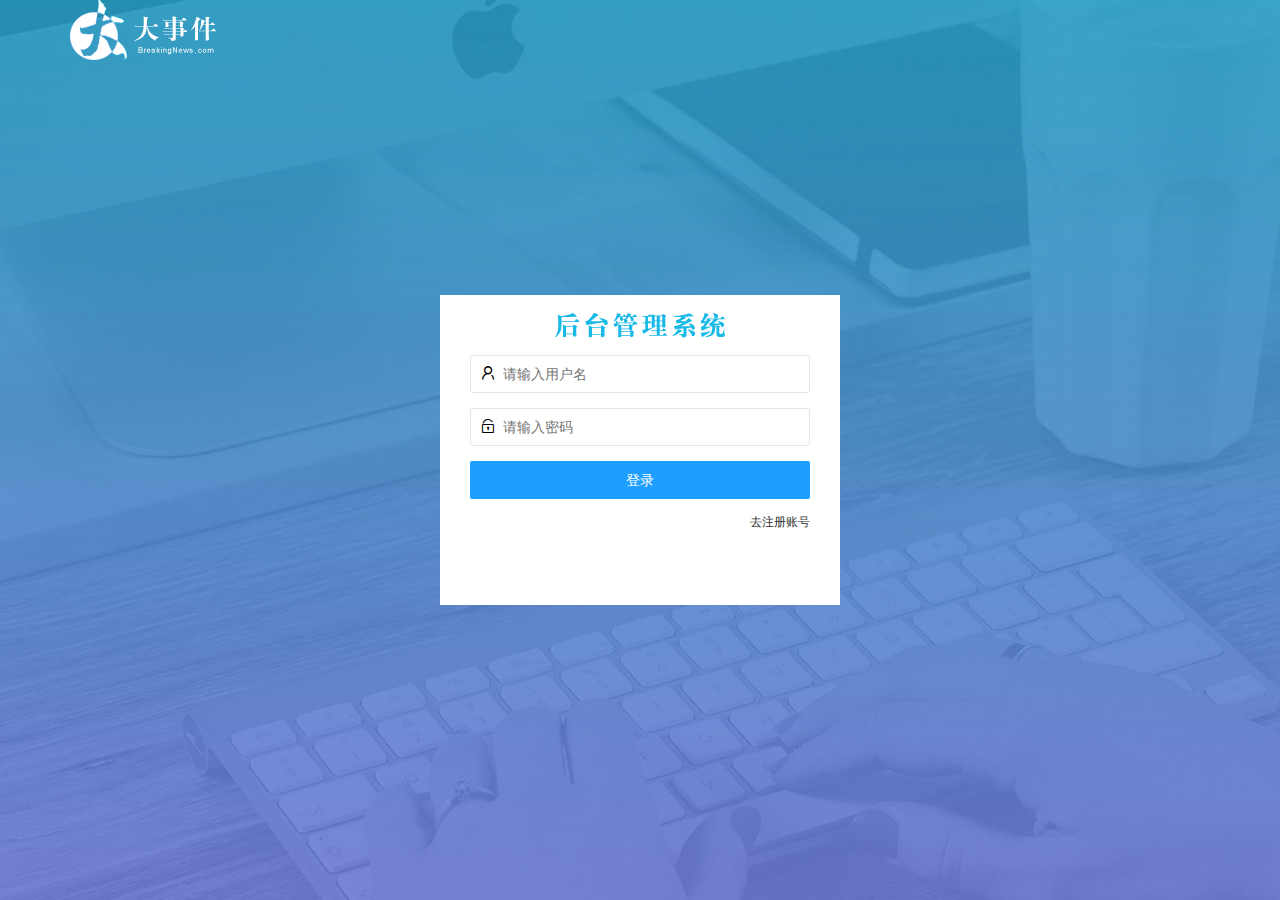
<file: login.html>
<!DOCTYPE html>
<html lang="en">
  <head>
    <meta charset="UTF-8" />
    <meta name="viewport" content="width=device-width, initial-scale=1.0" />
    <title>大事件登陆界面</title>
    <link rel="stylesheet" href="assets/lib/layui/css/layui.css" />
    <link rel="stylesheet" href="assets/css/login.css" />
  </head>
  <body>
    <!-- 头部的 Logo 区域 -->
    <div class="layui-main">
      <img src="/assets/images/logo.png" alt="" />
    </div>

    <!-- 登录注册区域 -->
    <div class="loginAndRegBox">
      <div class="title-box"></div>
      <!-- 登录的div -->
      <div class="login-box">
        <!-- 登录的表单 -->
        <form class="layui-form" id="form_login">
          <!-- 用户名 -->
          <div class="layui-form-item">
            <i class="layui-icon layui-icon-username"></i>
            <input type="text" name="username" required lay-verify="required" placeholder="请输入用户名" autocomplete="off" class="layui-input" />
          </div>
          <!-- 密码 -->
          <div class="layui-form-item">
            <i class="layui-icon layui-icon-password"></i>
            <input type="password" name="password" required lay-verify="required" placeholder="请输入密码" autocomplete="off" class="layui-input" />
          </div>
          <!-- 登录按钮 -->
          <div class="layui-form-item">
            <!-- 注意：表单提交按钮和普通按钮的区别，就是 lay-submit 属性 -->
            <button class="layui-btn layui-btn-fluid layui-btn-normal" lay-submit>登录</button>
          </div>
          <div class="layui-form-item links">
            <a href="javascript:;" id="link_reg">去注册账号</a>
          </div>
        </form>
      </div>
      <!-- 注册的div -->
      <div class="reg-box">
        <form class="layui-form" id="form_reg">
          <!-- 用户名 -->
          <div class="layui-form-item">
            <i class="layui-icon layui-icon-username"></i>
            <input type="text" name="username" required lay-verify="required" placeholder="请输入用户名" autocomplete="off" class="layui-input" />
          </div>
          <!-- 密码 -->
          <div class="layui-form-item">
            <i class="layui-icon layui-icon-password"></i>
            <input type="password" name="password" required lay-verify="required|pwd" placeholder="请输入密码" autocomplete="off" class="layui-input" />
          </div>
          <!-- 密码确认框 -->
          <div class="layui-form-item">
            <i class="layui-icon layui-icon-password"></i>
            <input type="password" name="repassword" required lay-verify="required|pwd|repwd" placeholder="再次确认密码" autocomplete="off" class="layui-input" />
          </div>
          <!-- 注册按钮 -->
          <div class="layui-form-item">
            <!-- 注意：表单提交按钮和普通按钮的区别，就是 lay-submit 属性 -->
            <button class="layui-btn layui-btn-fluid layui-btn-normal" lay-submit>注册</button>
          </div>
          <div class="layui-form-item links">
            <a href="javascript:;" id="link_login">去登录</a>
          </div>
        </form>
      </div>
    </div>
    <!-- 导入layui的js文件 -->
    <script src="assets/lib/layui/layui.all.js"></script>
    <script src="assets/lib/jquery.js"></script>
    <script src="assets/js/baseAPI.js"></script>
    <script src="assets/js/login.js"></script>
  </body>
</html>
</file>
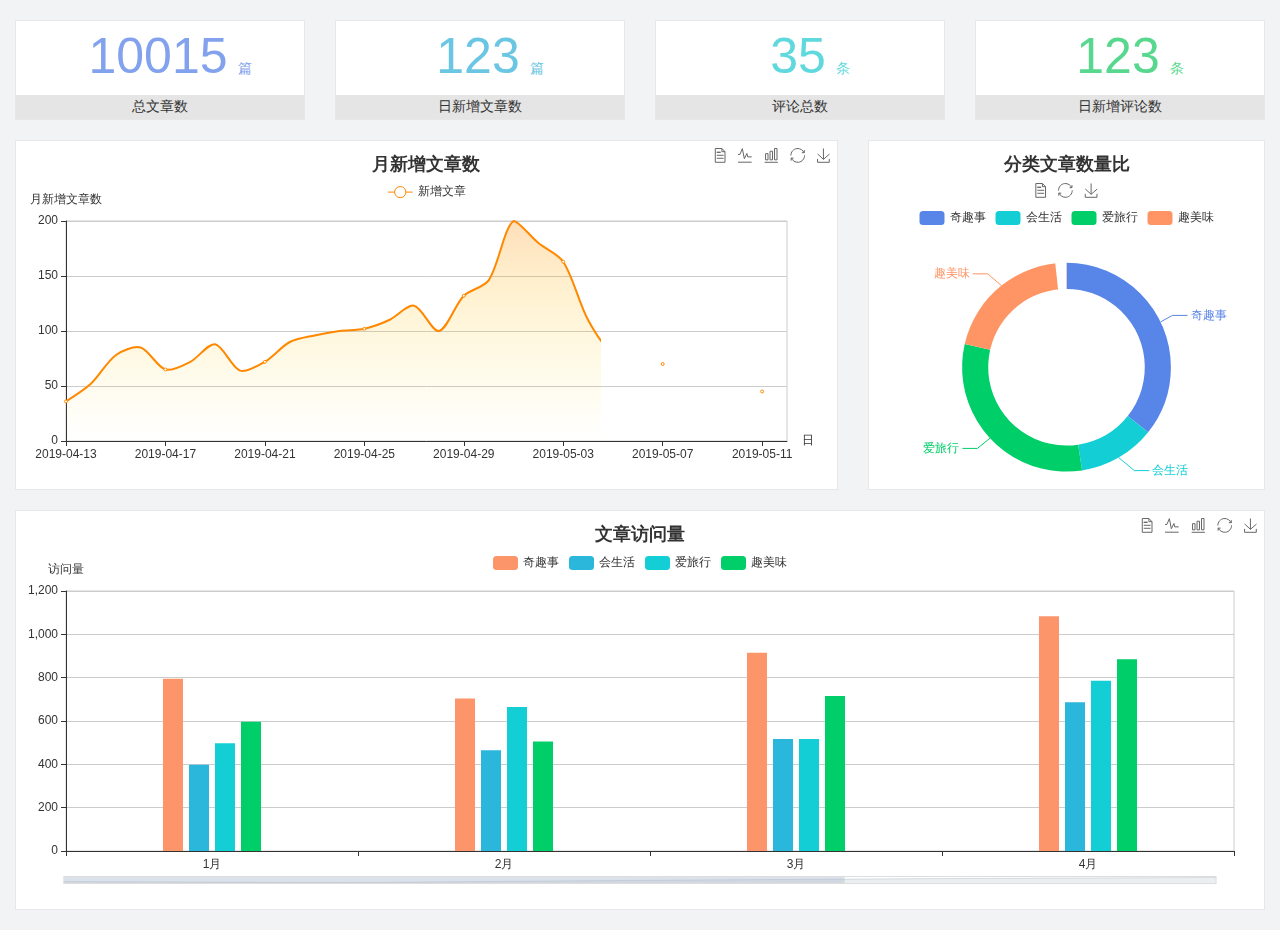
<file: home/dashboard.html>
<!DOCTYPE html>
<html lang="en">

<head>
  <meta charset="UTF-8">
  <meta name="viewport" content="width=device-width, initial-scale=1.0">
  <meta http-equiv="X-UA-Compatible" content="ie=edge">
  <title>图表统计</title>
  <link rel="stylesheet" href="../../assets/lib/bootstrap.css" />
  <link rel="stylesheet" href="../../assets/lib/main.css" />
  <script src="../../assets/lib/jquery.js"></script>
  <script type="text/javascript" src="../../assets/lib/echarts.min.js"></script>
</head>

<body>
  <div class="container-fluid">
    <div class="row spannel_list">
      <div class="col-sm-3 col-xs-6">
        <div class="spannel">
          <em>10015</em><span>篇</span>
          <b>总文章数</b>
        </div>
      </div>
      <div class="col-sm-3 col-xs-6">
        <div class="spannel scolor01">
          <em>123</em><span>篇</span>
          <b>日新增文章数</b>
        </div>
      </div>
      <div class="col-sm-3 col-xs-6">
        <div class="spannel scolor02">
          <em>35</em><span>条</span>
          <b>评论总数</b>
        </div>
      </div>
      <div class="col-sm-3 col-xs-6">
        <div class="spannel scolor03">
          <em>123</em><span>条</span>
          <b>日新增评论数</b>
        </div>
      </div>
    </div>
  </div>

  <div class="container-fluid">
    <div class="row curve-pie">
      <div class="col-lg-8 col-md-8">
        <div class="gragh_pannel" id="curve_show"></div>
      </div>
      <div class="col-lg-4 col-md-4">
        <div class="gragh_pannel" id="pie_show"></div>
      </div>
    </div>
  </div>

  <div class="container-fluid">
    <div class="column_pannel" id="column_show"></div>
  </div>

  <script>
    var oChart = echarts.init(document.getElementById('curve_show'));
    var aList_all = [
      { 'count': 36, 'date': '2019-04-13' },
      { 'count': 52, 'date': '2019-04-14' },
      { 'count': 78, 'date': '2019-04-15' },
      { 'count': 85, 'date': '2019-04-16' },
      { 'count': 65, 'date': '2019-04-17' },
      { 'count': 72, 'date': '2019-04-18' },
      { 'count': 88, 'date': '2019-04-19' },
      { 'count': 64, 'date': '2019-04-20' },
      { 'count': 72, 'date': '2019-04-21' },
      { 'count': 90, 'date': '2019-04-22' },
      { 'count': 96, 'date': '2019-04-23' },
      { 'count': 100, 'date': '2019-04-24' },
      { 'count': 102, 'date': '2019-04-25' },
      { 'count': 110, 'date': '2019-04-26' },
      { 'count': 123, 'date': '2019-04-27' },
      { 'count': 100, 'date': '2019-04-28' },
      { 'count': 132, 'date': '2019-04-29' },
      { 'count': 146, 'date': '2019-04-30' },
      { 'count': 200, 'date': '2019-05-01' },
      { 'count': 180, 'date': '2019-05-02' },
      { 'count': 163, 'date': '2019-05-03' },
      { 'count': 110, 'date': '2019-05-04' },
      { 'count': 80, 'date': '2019-05-05' },
      { 'count': 82, 'date': '2019-05-06' },
      { 'count': 70, 'date': '2019-05-07' },
      { 'count': 65, 'date': '2019-05-08' },
      { 'count': 54, 'date': '2019-05-09' },
      { 'count': 40, 'date': '2019-05-10' },
      { 'count': 45, 'date': '2019-05-11' },
      { 'count': 38, 'date': '2019-05-12' },
    ];

    let aCount = [];
    let aDate = [];

    for (var i = 0; i < aList_all.length; i++) {
      aCount.push(aList_all[i].count);
      aDate.push(aList_all[i].date);
    }

    var chartopt = {
      title: {
        text: '月新增文章数',
        left: 'center',
        top: '10'
      },
      tooltip: {
        trigger: 'axis'
      },
      legend: {
        data: ['新增文章'],
        top: '40'
      },
      toolbox: {
        show: true,
        feature: {
          mark: { show: true },
          dataView: { show: true, readOnly: false },
          magicType: { show: true, type: ['line', 'bar'] },
          restore: { show: true },
          saveAsImage: { show: true }
        }
      },
      calculable: true,
      xAxis: [
        {
          name: '日',
          type: 'category',
          boundaryGap: false,
          data: aDate
        }
      ],
      yAxis: [
        {
          name: '月新增文章数',
          type: 'value'
        }
      ],
      series: [
        {
          name: '新增文章',
          type: 'line',
          smooth: true,
          itemStyle: { normal: { areaStyle: { type: 'default' }, color: '#f80' }, lineStyle: { color: '#f80' } },
          data: aCount
        }],
      areaStyle: {
        normal: {
          color: new echarts.graphic.LinearGradient(0, 0, 0, 1, [{
            offset: 0,
            color: 'rgba(255,136,0,0.39)'
          }, {
            offset: .34,
            color: 'rgba(255,180,0,0.25)'
          }, {
            offset: 1,
            color: 'rgba(255,222,0,0.00)'
          }])

        }
      },
      grid: {
        show: true,
        x: 50,
        x2: 50,
        y: 80,
        height: 220
      }
    };

    oChart.setOption(chartopt);


    var oPie = echarts.init(document.getElementById('pie_show'));
    var oPieopt =
    {
      title: {
        top: 10,
        text: '分类文章数量比',
        x: 'center'
      },
      tooltip: {
        trigger: 'item',
        formatter: "{a} <br/>{b} : {c} ({d}%)"
      },
      color: ['#5885e8', '#13cfd5', '#00ce68', '#ff9565'],
      legend: {
        x: 'center',
        top: 65,
        data: ['奇趣事', '会生活', '爱旅行', '趣美味']
      },
      toolbox: {
        show: true,
        x: 'center',
        top: 35,
        feature: {
          mark: { show: true },
          dataView: { show: true, readOnly: false },
          magicType: {
            show: true,
            type: ['pie', 'funnel'],
            option: {
              funnel: {
                x: '25%',
                width: '50%',
                funnelAlign: 'left',
                max: 1548
              }
            }
          },
          restore: { show: true },
          saveAsImage: { show: true }
        }
      },
      calculable: true,
      series: [
        {
          name: '访问来源',
          type: 'pie',
          radius: ['45%', '60%'],
          center: ['50%', '65%'],
          data: [
            { value: 300, name: '奇趣事' },
            { value: 100, name: '会生活' },
            { value: 260, name: '爱旅行' },
            { value: 180, name: '趣美味' }
          ]
        }
      ]
    };
    oPie.setOption(oPieopt);



    var oColumn = this.echarts.init(document.getElementById('column_show'));
    var oColumnopt =
    {
      title: {
        text: '文章访问量',
        left: 'center',
        top: '10'
      },
      tooltip: {
        trigger: 'axis'
      },
      legend: {
        data: ['奇趣事', '会生活', '爱旅行', '趣美味'],
        top: '40'
      },
      toolbox: {
        show: true,
        feature: {
          mark: { show: true },
          dataView: { show: true, readOnly: false },
          magicType: { show: true, type: ['line', 'bar'] },
          restore: { show: true },
          saveAsImage: { show: true }
        }
      },
      calculable: true,
      xAxis: [
        {
          type: 'category',
          data: ['1月', '2月', '3月', '4月', '5月']
        }
      ],
      yAxis: [
        {
          name: '访问量',
          type: 'value'
        }
      ],
      series: [
        {
          name: '奇趣事',
          type: 'bar',
          barWidth: 20,
          itemStyle: {
            normal: { areaStyle: { type: 'default' }, color: '#fd956a' }
          },
          data: [800, 708, 920, 1090, 1200]
        },
        {
          name: '会生活',
          type: 'bar',
          barWidth: 20,
          itemStyle: {
            normal: { areaStyle: { type: 'default' }, color: '#2bb6db' }
          },
          data: [400, 468, 520, 690, 800]
        },
        {
          name: '爱旅行',
          type: 'bar',
          barWidth: 20,
          itemStyle: {
            normal: { areaStyle: { type: 'default' }, color: '#13cfd5' }
          },
          data: [500, 668, 520, 790, 900]
        },
        {
          name: '趣美味',
          type: 'bar',
          barWidth: 20,
          itemStyle: {
            normal: { areaStyle: { type: 'default' }, color: '#00ce68' }
          },
          data: [600, 508, 720, 890, 1000]
        }
      ],
      grid: {
        show: true,
        x: 50,
        x2: 30,
        y: 80,
        height: 260
      },
      dataZoom: [//给x轴设置滚动条
        {
          start: 0,//默认为0
          end: 100 - 1000 / 31,//默认为100
          type: 'slider',
          show: true,
          xAxisIndex: [0],
          handleSize: 0,//滑动条的 左右2个滑动条的大小
          height: 8,//组件高度
          left: 45, //左边的距离
          right: 50,//右边的距离
          bottom: 26,//右边的距离
          handleColor: '#ddd',//h滑动图标的颜色
          handleStyle: {
            borderColor: "#cacaca",
            borderWidth: "1",
            shadowBlur: 2,
            background: "#ddd",
            shadowColor: "#ddd",
          }
        }]
    };
    oColumn.setOption(oColumnopt);
  </script>
</body>

</html>
</file>
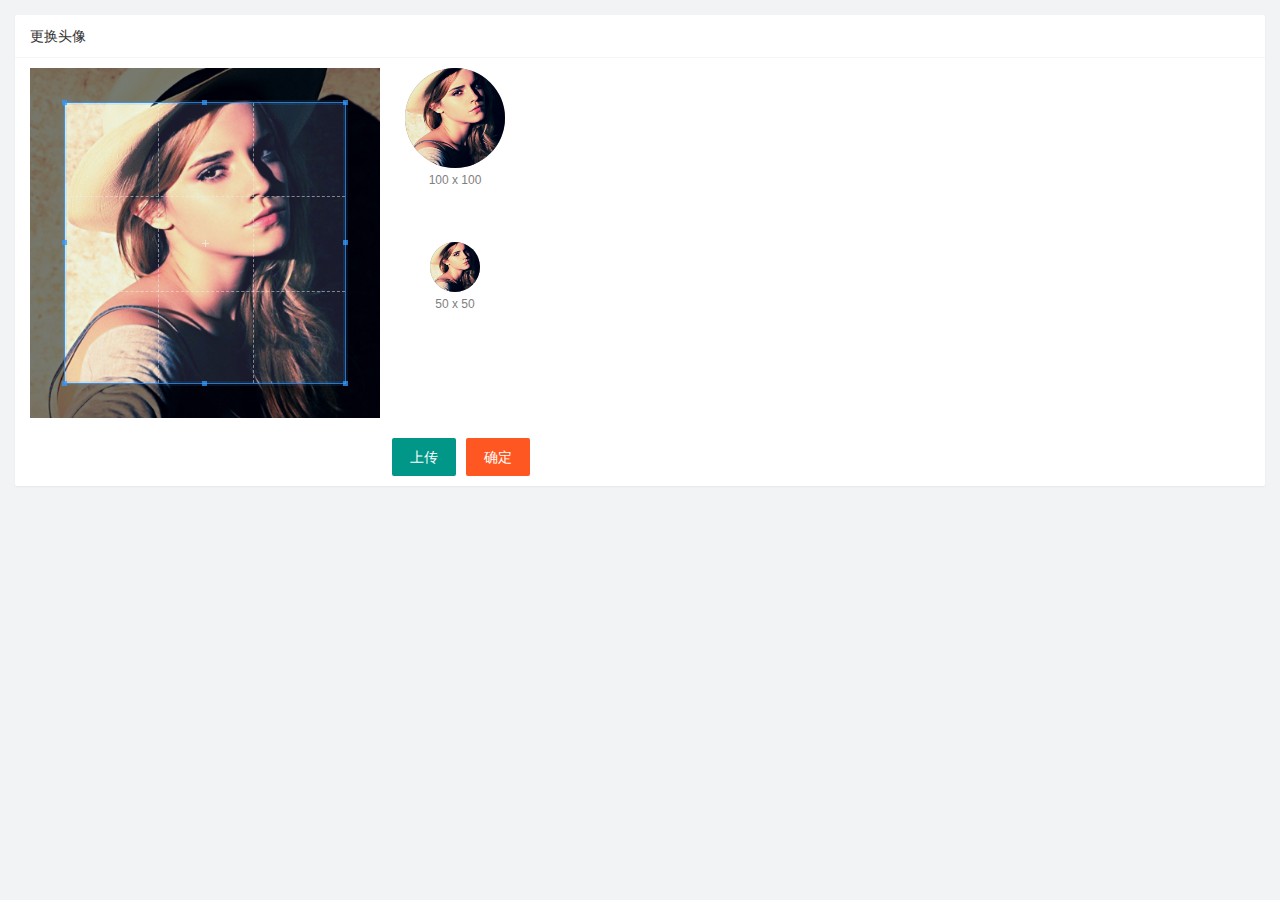
<file: user/user_avatar.html>
<!DOCTYPE html>
<html lang="en">
  <head>
    <meta charset="UTF-8" />
    <meta name="viewport" content="width=device-width, initial-scale=1.0" />
    <title>Document</title>
    <link rel="stylesheet" href="/assets/lib/layui/css/layui.css" />
    <link rel="stylesheet" href="/assets/lib/cropper/cropper.css" />
    <!-- 导入自己的样式 -->
    <link rel="stylesheet" href="/assets/css/user/user_avatar.css" />
  </head>
  <body>
    <!-- 卡片区域 -->
    <div class="layui-card">
      <div class="layui-card-header">更换头像</div>
      <div class="layui-card-body">
        <!-- 第一行的图片裁剪和预览区域 -->
        <div class="row1">
          <!-- 图片裁剪区域 -->
          <div class="cropper-box">
            <!-- 这个 img 标签很重要，将来会把它初始化为裁剪区域 -->
            <img id="image" src="/assets/images/sample.jpg" />
          </div>
          <!-- 图片的预览区域 -->
          <div class="preview-box">
            <div>
              <!-- 宽高为 100px 的预览区域 -->
              <div class="img-preview w100"></div>
              <p class="size">100 x 100</p>
            </div>
            <div>
              <!-- 宽高为 50px 的预览区域 -->
              <div class="img-preview w50"></div>
              <p class="size">50 x 50</p>
            </div>
          </div>
        </div>

        <!-- 第二行的按钮区域 -->

        <div class="row2">
          <input type="file" id="file" accept="image/png,image/jpeg" style="display: none" />
          <button type="button" class="layui-btn" id="btnChooseImage">上传</button>
          <button type="button" class="layui-btn layui-btn-danger" id="btnUpload">确定</button>
        </div>
      </div>
    </div>
    <script src="/assets/lib/layui/layui.all.js"></script>
    <script src="/assets/lib/jquery.js"></script>
    <script src="/assets/lib/cropper/Cropper.js"></script>
    <script src="/assets/lib/cropper/jquery-cropper.js"></script>
    <script src="/assets/js/baseAPI.js"></script>
    <script src="/assets/js/user/user_avatar.js"></script>
  </body>
</html>
</file>
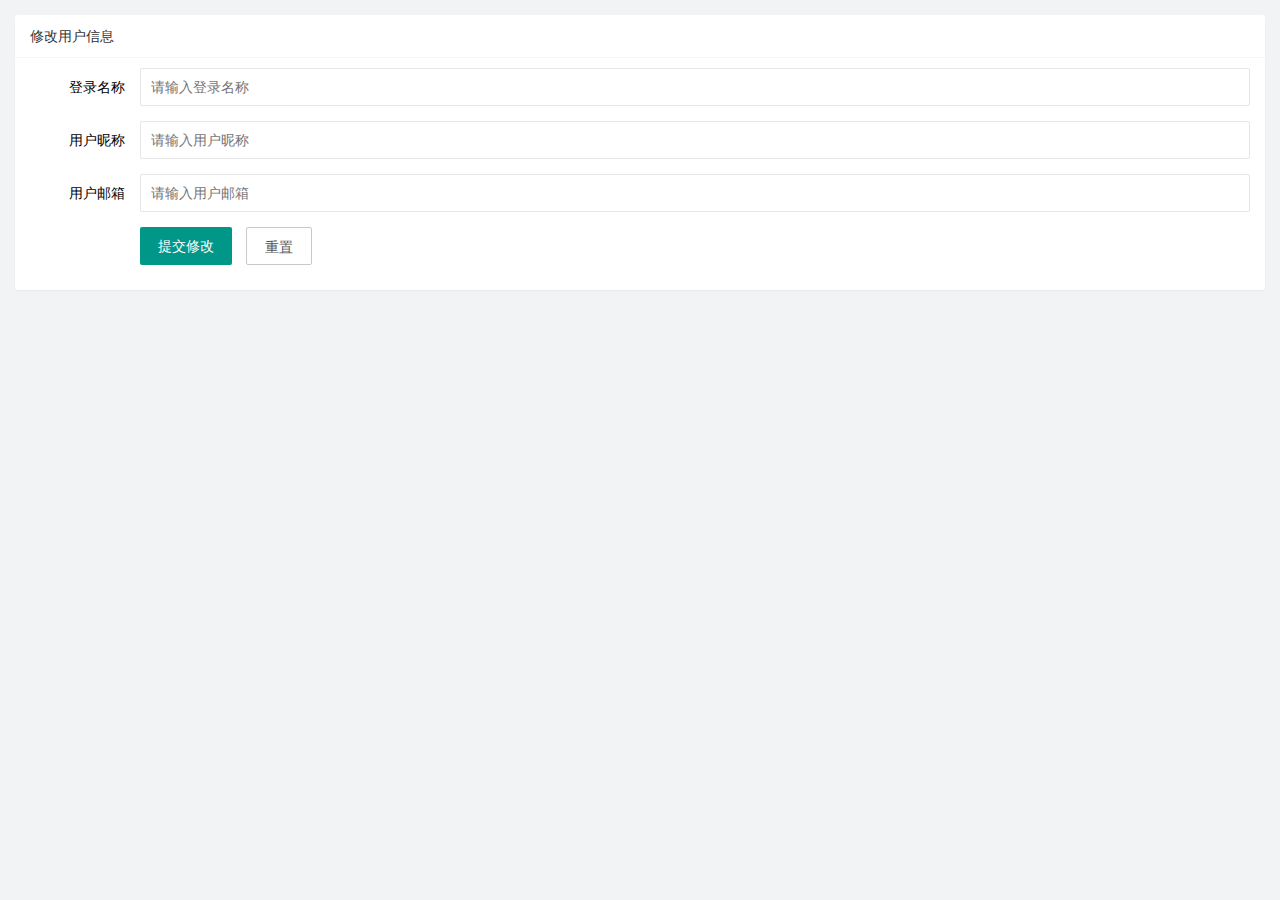
<file: user/user_info.html>
<!DOCTYPE html>
<html lang="en">
  <head>
    <meta charset="UTF-8" />
    <meta name="viewport" content="width=device-width, initial-scale=1.0" />
    <title>Document</title>
    <link rel="stylesheet" href="/assets/lib/layui/css/layui.css" />
    <!-- 导入自己的样式 -->
    <link rel="stylesheet" href="/assets/css/user/user_info.css" />
  </head>
  <body>
    <!-- 卡片区域 -->
    <div class="layui-card">
      <div class="layui-card-header">修改用户信息</div>
      <div class="layui-card-body">
        <!-- form 表单区域 -->
        <form class="layui-form" lay-filter="formUserInfo">
          <input type="hidden" name="id" value="" />
          <div class="layui-form-item">
            <label class="layui-form-label">登录名称</label>
            <div class="layui-input-block">
              <input type="text" name="username" required lay-verify="required" placeholder="请输入登录名称" autocomplete="off" class="layui-input" readonly />
            </div>
          </div>
          <div class="layui-form-item">
            <label class="layui-form-label">用户昵称</label>
            <div class="layui-input-block">
              <input type="text" name="nickname" required lay-verify="required|nickname" placeholder="请输入用户昵称" autocomplete="off" class="layui-input" />
            </div>
          </div>
          <div class="layui-form-item">
            <label class="layui-form-label">用户邮箱</label>
            <div class="layui-input-block">
              <input type="text" name="email" required lay-verify="required|email" placeholder="请输入用户邮箱" autocomplete="off" class="layui-input" />
            </div>
          </div>
          <div class="layui-form-item">
            <div class="layui-input-block">
              <button class="layui-btn" lay-submit lay-filter="formDemo">提交修改</button>
              <button type="reset" class="layui-btn layui-btn-primary" id="btnReset">重置</button>
            </div>
          </div>
        </form>
      </div>
    </div>
    <script src="/assets/lib/layui/layui.all.js"></script>
    <script src="/assets/lib/jquery.js"></script>
    <script src="/assets/js/baseAPI.js"></script>
    <script src="/assets/js/user/user_info.js"></script>
  </body>
</html>
</file>
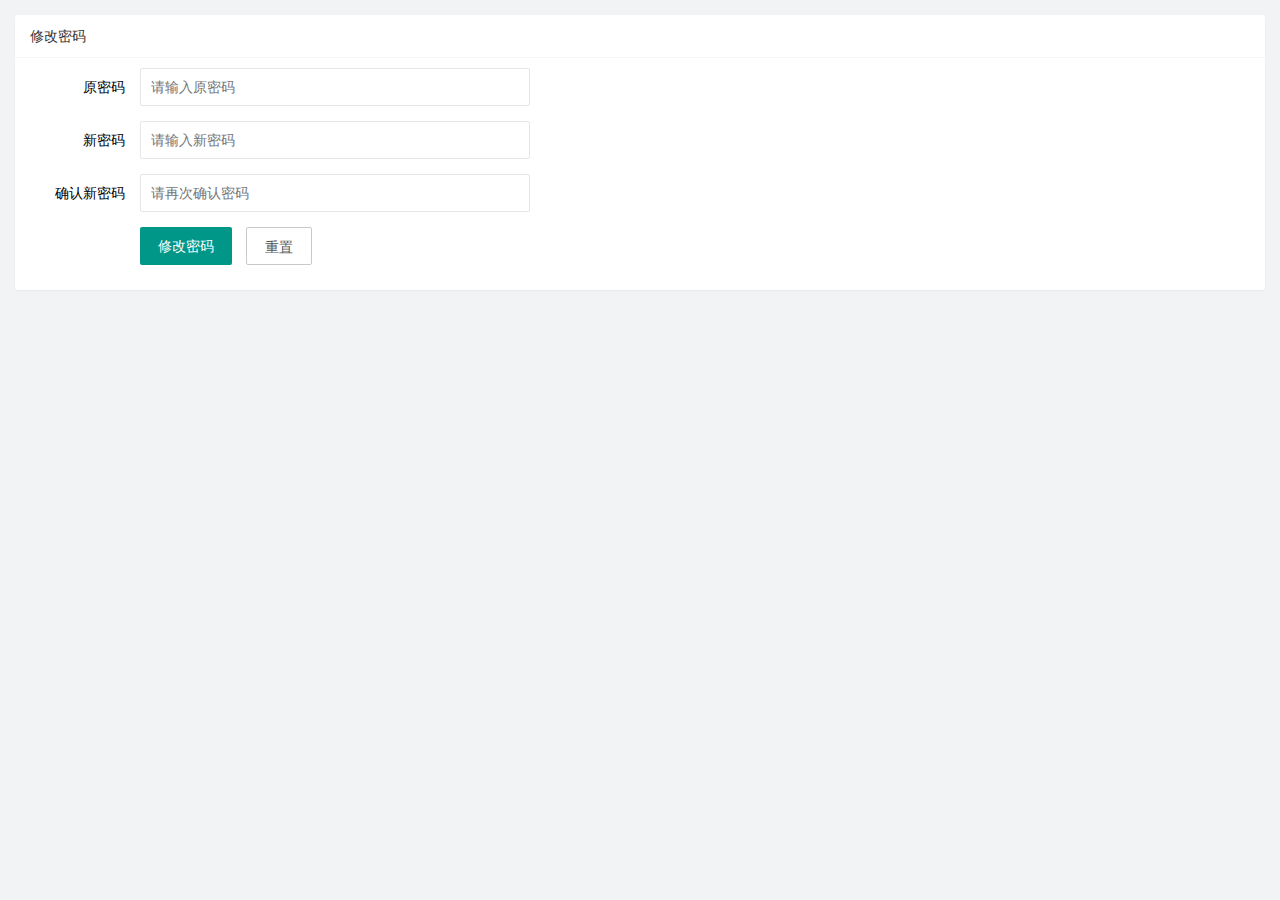
<file: user/user_pwd.html>
<!DOCTYPE html>
<html lang="en">
  <head>
    <meta charset="UTF-8" />
    <meta name="viewport" content="width=device-width, initial-scale=1.0" />
    <title>Document</title>
    <link rel="stylesheet" href="/assets/lib/layui/css/layui.css" />
    <!-- 导入自己的样式 -->
    <link rel="stylesheet" href="/assets/css/user/user_pwd.css" />
  </head>
  <body>
    <!-- 卡片区域 -->
    <div class="layui-card">
      <div class="layui-card-header">修改密码</div>
      <div class="layui-card-body">
        <form class="layui-form">
          <div class="layui-form-item">
            <label class="layui-form-label">原密码</label>
            <div class="layui-input-block">
              <input type="password" name="oldPwd" required lay-verify="required|pwd" placeholder="请输入原密码" autocomplete="off" class="layui-input" />
            </div>
          </div>
          <div class="layui-form-item">
            <label class="layui-form-label">新密码</label>
            <div class="layui-input-block">
              <input type="password" name="newPwd" required lay-verify="required|samePwd|pwd" placeholder="请输入新密码" autocomplete="off" class="layui-input" />
            </div>
          </div>
          <div class="layui-form-item">
            <label class="layui-form-label">确认新密码</label>
            <div class="layui-input-block">
              <input type="password" name="rePwd" required lay-verify="required|rePwd|pwd" placeholder="请再次确认密码" autocomplete="off" class="layui-input" />
            </div>
          </div>
          <div class="layui-form-item">
            <div class="layui-input-block">
              <button class="layui-btn" lay-submit lay-filter="formDemo">修改密码</button>
              <button type="reset" class="layui-btn layui-btn-primary">重置</button>
            </div>
          </div>
        </form>
      </div>
    </div>
    <script src="/assets/lib/layui/layui.all.js"></script>
    <script src="/assets/lib/jquery.js"></script>
    <script src="/assets/js/baseAPI.js"></script>
    <script src="/assets/js/user/user_pwd.js"></script>
  </body>
</html>
</file>
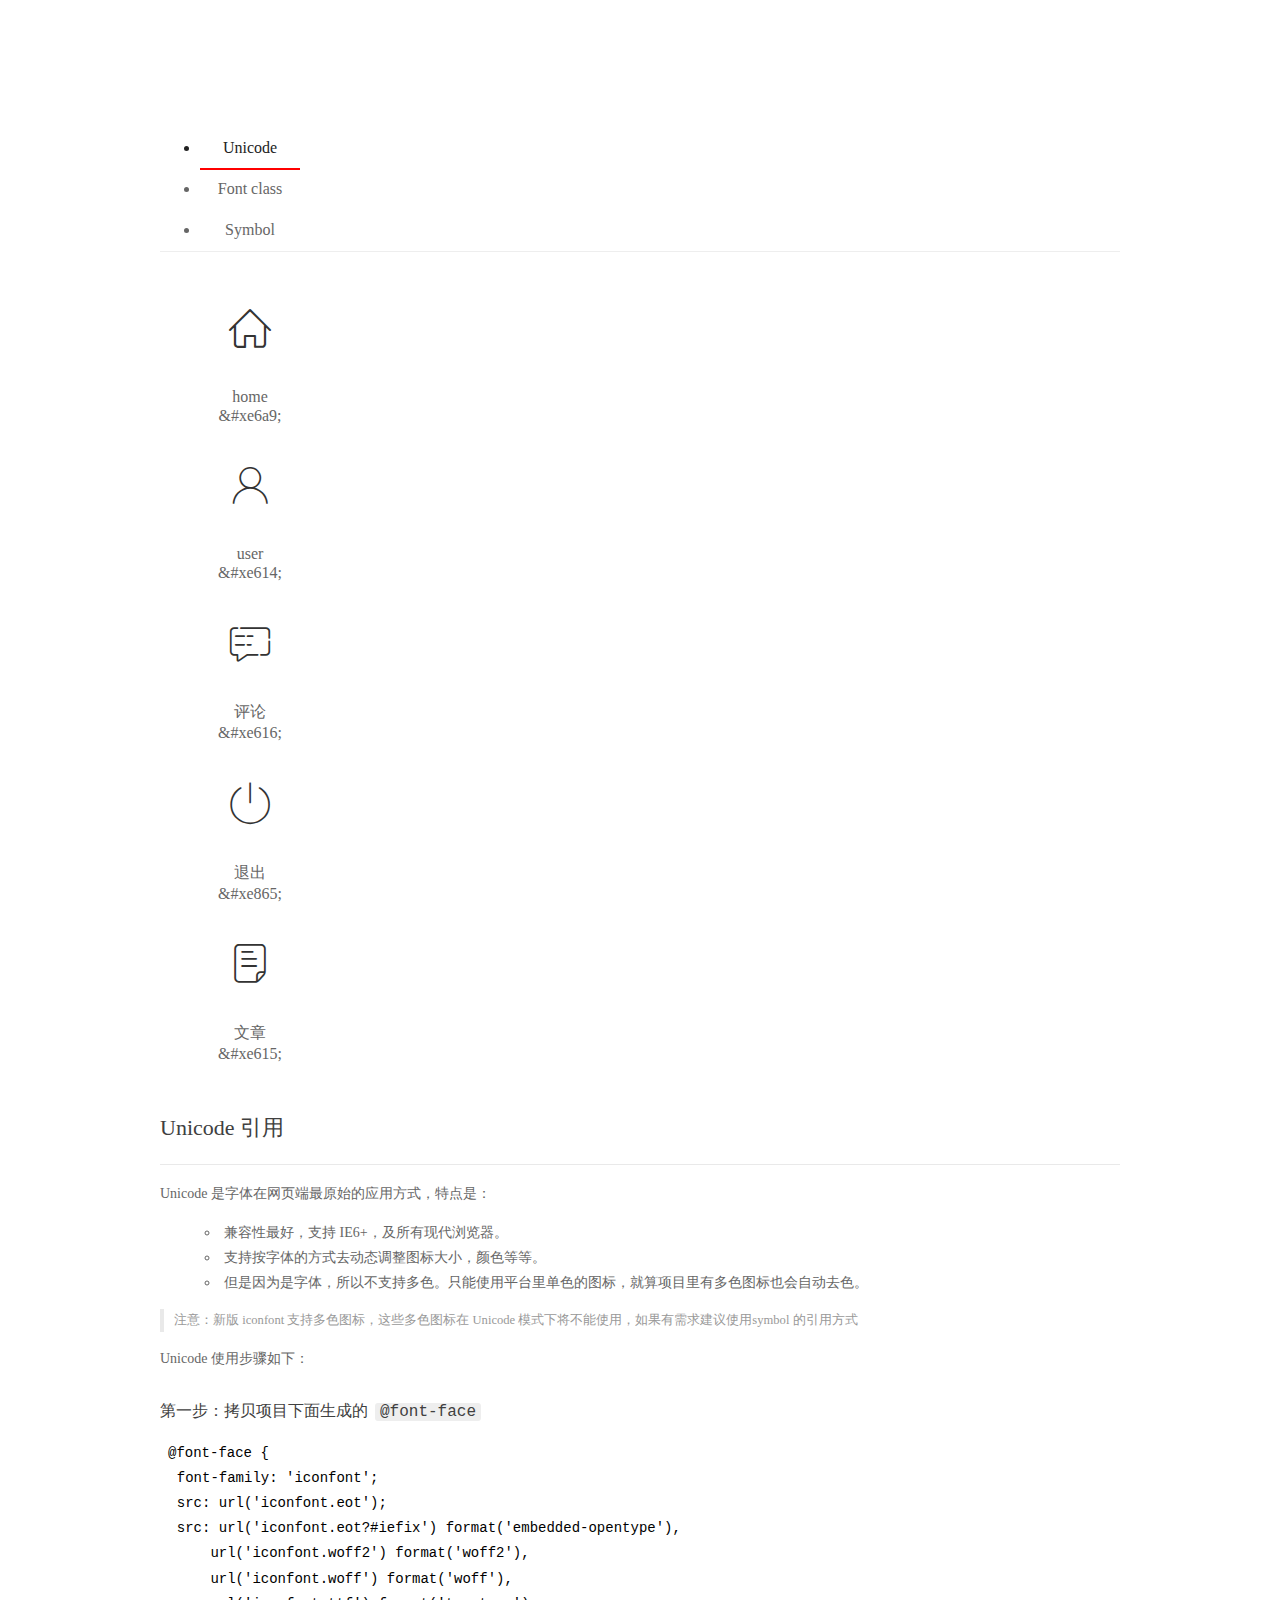
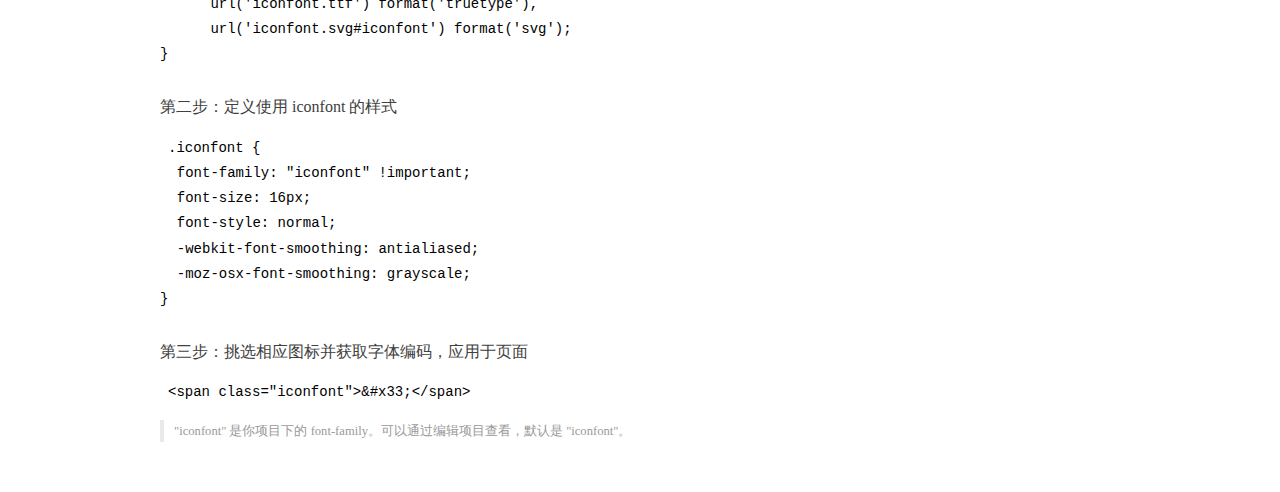
<file: assets/fonts/demo_index.html>
<!DOCTYPE html>
<html>
<head>
  <meta charset="utf-8"/>
  <title>IconFont Demo</title>
  <link rel="shortcut icon" href="https://gtms04.alicdn.com/tps/i4/TB1_oz6GVXXXXaFXpXXJDFnIXXX-64-64.ico" type="image/x-icon"/>
  <link rel="stylesheet" href="https://g.alicdn.com/thx/cube/1.3.2/cube.min.css">
  <link rel="stylesheet" href="demo.css">
  <link rel="stylesheet" href="iconfont.css">
  <script src="iconfont.js"></script>
  <!-- jQuery -->
  <script src="https://a1.alicdn.com/oss/uploads/2018/12/26/7bfddb60-08e8-11e9-9b04-53e73bb6408b.js"></script>
  <!-- 代码高亮 -->
  <script src="https://a1.alicdn.com/oss/uploads/2018/12/26/a3f714d0-08e6-11e9-8a15-ebf944d7534c.js"></script>
</head>
<body>
  <div class="main">
    <h1 class="logo"><a href="https://www.iconfont.cn/" title="iconfont 首页" target="_blank">&#xe86b;</a></h1>
    <div class="nav-tabs">
      <ul id="tabs" class="dib-box">
        <li class="dib active"><span>Unicode</span></li>
        <li class="dib"><span>Font class</span></li>
        <li class="dib"><span>Symbol</span></li>
      </ul>
      
    </div>
    <div class="tab-container">
      <div class="content unicode" style="display: block;">
          <ul class="icon_lists dib-box">
          
            <li class="dib">
              <span class="icon iconfont">&#xe6a9;</span>
                <div class="name">home</div>
                <div class="code-name">&amp;#xe6a9;</div>
              </li>
          
            <li class="dib">
              <span class="icon iconfont">&#xe614;</span>
                <div class="name">user</div>
                <div class="code-name">&amp;#xe614;</div>
              </li>
          
            <li class="dib">
              <span class="icon iconfont">&#xe616;</span>
                <div class="name">评论</div>
                <div class="code-name">&amp;#xe616;</div>
              </li>
          
            <li class="dib">
              <span class="icon iconfont">&#xe865;</span>
                <div class="name">退出</div>
                <div class="code-name">&amp;#xe865;</div>
              </li>
          
            <li class="dib">
              <span class="icon iconfont">&#xe615;</span>
                <div class="name">文章</div>
                <div class="code-name">&amp;#xe615;</div>
              </li>
          
          </ul>
          <div class="article markdown">
          <h2 id="unicode-">Unicode 引用</h2>
          <hr>

          <p>Unicode 是字体在网页端最原始的应用方式，特点是：</p>
          <ul>
            <li>兼容性最好，支持 IE6+，及所有现代浏览器。</li>
            <li>支持按字体的方式去动态调整图标大小，颜色等等。</li>
            <li>但是因为是字体，所以不支持多色。只能使用平台里单色的图标，就算项目里有多色图标也会自动去色。</li>
          </ul>
          <blockquote>
            <p>注意：新版 iconfont 支持多色图标，这些多色图标在 Unicode 模式下将不能使用，如果有需求建议使用symbol 的引用方式</p>
          </blockquote>
          <p>Unicode 使用步骤如下：</p>
          <h3 id="-font-face">第一步：拷贝项目下面生成的 <code>@font-face</code></h3>
<pre><code class="language-css"
>@font-face {
  font-family: 'iconfont';
  src: url('iconfont.eot');
  src: url('iconfont.eot?#iefix') format('embedded-opentype'),
      url('iconfont.woff2') format('woff2'),
      url('iconfont.woff') format('woff'),
      url('iconfont.ttf') format('truetype'),
      url('iconfont.svg#iconfont') format('svg');
}
</code></pre>
          <h3 id="-iconfont-">第二步：定义使用 iconfont 的样式</h3>
<pre><code class="language-css"
>.iconfont {
  font-family: "iconfont" !important;
  font-size: 16px;
  font-style: normal;
  -webkit-font-smoothing: antialiased;
  -moz-osx-font-smoothing: grayscale;
}
</code></pre>
          <h3 id="-">第三步：挑选相应图标并获取字体编码，应用于页面</h3>
<pre>
<code class="language-html"
>&lt;span class="iconfont"&gt;&amp;#x33;&lt;/span&gt;
</code></pre>
          <blockquote>
            <p>"iconfont" 是你项目下的 font-family。可以通过编辑项目查看，默认是 "iconfont"。</p>
          </blockquote>
          </div>
      </div>
      <div class="content font-class">
        <ul class="icon_lists dib-box">
          
          <li class="dib">
            <span class="icon iconfont icon-home"></span>
            <div class="name">
              home
            </div>
            <div class="code-name">.icon-home
            </div>
          </li>
          
          <li class="dib">
            <span class="icon iconfont icon-user"></span>
            <div class="name">
              user
            </div>
            <div class="code-name">.icon-user
            </div>
          </li>
          
          <li class="dib">
            <span class="icon iconfont icon-pinglun"></span>
            <div class="name">
              评论
            </div>
            <div class="code-name">.icon-pinglun
            </div>
          </li>
          
          <li class="dib">
            <span class="icon iconfont icon-tuichu"></span>
            <div class="name">
              退出
            </div>
            <div class="code-name">.icon-tuichu
            </div>
          </li>
          
          <li class="dib">
            <span class="icon iconfont icon-16"></span>
            <div class="name">
              文章
            </div>
            <div class="code-name">.icon-16
            </div>
          </li>
          
        </ul>
        <div class="article markdown">
        <h2 id="font-class-">font-class 引用</h2>
        <hr>

        <p>font-class 是 Unicode 使用方式的一种变种，主要是解决 Unicode 书写不直观，语意不明确的问题。</p>
        <p>与 Unicode 使用方式相比，具有如下特点：</p>
        <ul>
          <li>兼容性良好，支持 IE8+，及所有现代浏览器。</li>
          <li>相比于 Unicode 语意明确，书写更直观。可以很容易分辨这个 icon 是什么。</li>
          <li>因为使用 class 来定义图标，所以当要替换图标时，只需要修改 class 里面的 Unicode 引用。</li>
          <li>不过因为本质上还是使用的字体，所以多色图标还是不支持的。</li>
        </ul>
        <p>使用步骤如下：</p>
        <h3 id="-fontclass-">第一步：引入项目下面生成的 fontclass 代码：</h3>
<pre><code class="language-html">&lt;link rel="stylesheet" href="./iconfont.css"&gt;
</code></pre>
        <h3 id="-">第二步：挑选相应图标并获取类名，应用于页面：</h3>
<pre><code class="language-html">&lt;span class="iconfont icon-xxx"&gt;&lt;/span&gt;
</code></pre>
        <blockquote>
          <p>"
            iconfont" 是你项目下的 font-family。可以通过编辑项目查看，默认是 "iconfont"。</p>
        </blockquote>
      </div>
      </div>
      <div class="content symbol">
          <ul class="icon_lists dib-box">
          
            <li class="dib">
                <svg class="icon svg-icon" aria-hidden="true">
                  <use xlink:href="#icon-home"></use>
                </svg>
                <div class="name">home</div>
                <div class="code-name">#icon-home</div>
            </li>
          
            <li class="dib">
                <svg class="icon svg-icon" aria-hidden="true">
                  <use xlink:href="#icon-user"></use>
                </svg>
                <div class="name">user</div>
                <div class="code-name">#icon-user</div>
            </li>
          
            <li class="dib">
                <svg class="icon svg-icon" aria-hidden="true">
                  <use xlink:href="#icon-pinglun"></use>
                </svg>
                <div class="name">评论</div>
                <div class="code-name">#icon-pinglun</div>
            </li>
          
            <li class="dib">
                <svg class="icon svg-icon" aria-hidden="true">
                  <use xlink:href="#icon-tuichu"></use>
                </svg>
                <div class="name">退出</div>
                <div class="code-name">#icon-tuichu</div>
            </li>
          
            <li class="dib">
                <svg class="icon svg-icon" aria-hidden="true">
                  <use xlink:href="#icon-16"></use>
                </svg>
                <div class="name">文章</div>
                <div class="code-name">#icon-16</div>
            </li>
          
          </ul>
          <div class="article markdown">
          <h2 id="symbol-">Symbol 引用</h2>
          <hr>

          <p>这是一种全新的使用方式，应该说这才是未来的主流，也是平台目前推荐的用法。相关介绍可以参考这篇<a href="">文章</a>
            这种用法其实是做了一个 SVG 的集合，与另外两种相比具有如下特点：</p>
          <ul>
            <li>支持多色图标了，不再受单色限制。</li>
            <li>通过一些技巧，支持像字体那样，通过 <code>font-size</code>, <code>color</code> 来调整样式。</li>
            <li>兼容性较差，支持 IE9+，及现代浏览器。</li>
            <li>浏览器渲染 SVG 的性能一般，还不如 png。</li>
          </ul>
          <p>使用步骤如下：</p>
          <h3 id="-symbol-">第一步：引入项目下面生成的 symbol 代码：</h3>
<pre><code class="language-html">&lt;script src="./iconfont.js"&gt;&lt;/script&gt;
</code></pre>
          <h3 id="-css-">第二步：加入通用 CSS 代码（引入一次就行）：</h3>
<pre><code class="language-html">&lt;style&gt;
.icon {
  width: 1em;
  height: 1em;
  vertical-align: -0.15em;
  fill: currentColor;
  overflow: hidden;
}
&lt;/style&gt;
</code></pre>
          <h3 id="-">第三步：挑选相应图标并获取类名，应用于页面：</h3>
<pre><code class="language-html">&lt;svg class="icon" aria-hidden="true"&gt;
  &lt;use xlink:href="#icon-xxx"&gt;&lt;/use&gt;
&lt;/svg&gt;
</code></pre>
          </div>
      </div>

    </div>
  </div>
  <script>
  $(document).ready(function () {
      $('.tab-container .content:first').show()

      $('#tabs li').click(function (e) {
        var tabContent = $('.tab-container .content')
        var index = $(this).index()

        if ($(this).hasClass('active')) {
          return
        } else {
          $('#tabs li').removeClass('active')
          $(this).addClass('active')

          tabContent.hide().eq(index).fadeIn()
        }
      })
    })
  </script>
</body>
</html>
</file>
<file: assets/lib/layui/css/layui.css>
/** layui-v2.5.5 MIT License By https://www.layui.com */
 .layui-inline,img{display:inline-block;vertical-align:middle}h1,h2,h3,h4,h5,h6{font-weight:400}.layui-edge,.layui-header,.layui-inline,.layui-main{position:relative}.layui-body,.layui-edge,.layui-elip{overflow:hidden}.layui-btn,.layui-edge,.layui-inline,img{vertical-align:middle}.layui-btn,.layui-disabled,.layui-icon,.layui-unselect{-moz-user-select:none;-webkit-user-select:none;-ms-user-select:none}.layui-elip,.layui-form-checkbox span,.layui-form-pane .layui-form-label{text-overflow:ellipsis;white-space:nowrap}.layui-breadcrumb,.layui-tree-btnGroup{visibility:hidden}blockquote,body,button,dd,div,dl,dt,form,h1,h2,h3,h4,h5,h6,input,li,ol,p,pre,td,textarea,th,ul{margin:0;padding:0;-webkit-tap-highlight-color:rgba(0,0,0,0)}a:active,a:hover{outline:0}img{border:none}li{list-style:none}table{border-collapse:collapse;border-spacing:0}h4,h5,h6{font-size:100%}button,input,optgroup,option,select,textarea{font-family:inherit;font-size:inherit;font-style:inherit;font-weight:inherit;outline:0}pre{white-space:pre-wrap;white-space:-moz-pre-wrap;white-space:-pre-wrap;white-space:-o-pre-wrap;word-wrap:break-word}body{line-height:24px;font:14px Helvetica Neue,Helvetica,PingFang SC,Tahoma,Arial,sans-serif}hr{height:1px;margin:10px 0;border:0;clear:both}a{color:#333;text-decoration:none}a:hover{color:#777}a cite{font-style:normal;*cursor:pointer}.layui-border-box,.layui-border-box *{box-sizing:border-box}.layui-box,.layui-box *{box-sizing:content-box}.layui-clear{clear:both;*zoom:1}.layui-clear:after{content:'\20';clear:both;*zoom:1;display:block;height:0}.layui-inline{*display:inline;*zoom:1}.layui-edge{display:inline-block;width:0;height:0;border-width:6px;border-style:dashed;border-color:transparent}.layui-edge-top{top:-4px;border-bottom-color:#999;border-bottom-style:solid}.layui-edge-right{border-left-color:#999;border-left-style:solid}.layui-edge-bottom{top:2px;border-top-color:#999;border-top-style:solid}.layui-edge-left{border-right-color:#999;border-right-style:solid}.layui-disabled,.layui-disabled:hover{color:#d2d2d2!important;cursor:not-allowed!important}.layui-circle{border-radius:100%}.layui-show{display:block!important}.layui-hide{display:none!important}@font-face{font-family:layui-icon;src:url(../font/iconfont.eot?v=250);src:url(../font/iconfont.eot?v=250#iefix) format('embedded-opentype'),url(../font/iconfont.woff2?v=250) format('woff2'),url(../font/iconfont.woff?v=250) format('woff'),url(../font/iconfont.ttf?v=250) format('truetype'),url(../font/iconfont.svg?v=250#layui-icon) format('svg')}.layui-icon{font-family:layui-icon!important;font-size:16px;font-style:normal;-webkit-font-smoothing:antialiased;-moz-osx-font-smoothing:grayscale}.layui-icon-reply-fill:before{content:"\e611"}.layui-icon-set-fill:before{content:"\e614"}.layui-icon-menu-fill:before{content:"\e60f"}.layui-icon-search:before{content:"\e615"}.layui-icon-share:before{content:"\e641"}.layui-icon-set-sm:before{content:"\e620"}.layui-icon-engine:before{content:"\e628"}.layui-icon-close:before{content:"\1006"}.layui-icon-close-fill:before{content:"\1007"}.layui-icon-chart-screen:before{content:"\e629"}.layui-icon-star:before{content:"\e600"}.layui-icon-circle-dot:before{content:"\e617"}.layui-icon-chat:before{content:"\e606"}.layui-icon-release:before{content:"\e609"}.layui-icon-list:before{content:"\e60a"}.layui-icon-chart:before{content:"\e62c"}.layui-icon-ok-circle:before{content:"\1005"}.layui-icon-layim-theme:before{content:"\e61b"}.layui-icon-table:before{content:"\e62d"}.layui-icon-right:before{content:"\e602"}.layui-icon-left:before{content:"\e603"}.layui-icon-cart-simple:before{content:"\e698"}.layui-icon-face-cry:before{content:"\e69c"}.layui-icon-face-smile:before{content:"\e6af"}.layui-icon-survey:before{content:"\e6b2"}.layui-icon-tree:before{content:"\e62e"}.layui-icon-upload-circle:before{content:"\e62f"}.layui-icon-add-circle:before{content:"\e61f"}.layui-icon-download-circle:before{content:"\e601"}.layui-icon-templeate-1:before{content:"\e630"}.layui-icon-util:before{content:"\e631"}.layui-icon-face-surprised:before{content:"\e664"}.layui-icon-edit:before{content:"\e642"}.layui-icon-speaker:before{content:"\e645"}.layui-icon-down:before{content:"\e61a"}.layui-icon-file:before{content:"\e621"}.layui-icon-layouts:before{content:"\e632"}.layui-icon-rate-half:before{content:"\e6c9"}.layui-icon-add-circle-fine:before{content:"\e608"}.layui-icon-prev-circle:before{content:"\e633"}.layui-icon-read:before{content:"\e705"}.layui-icon-404:before{content:"\e61c"}.layui-icon-carousel:before{content:"\e634"}.layui-icon-help:before{content:"\e607"}.layui-icon-code-circle:before{content:"\e635"}.layui-icon-water:before{content:"\e636"}.layui-icon-username:before{content:"\e66f"}.layui-icon-find-fill:before{content:"\e670"}.layui-icon-about:before{content:"\e60b"}.layui-icon-location:before{content:"\e715"}.layui-icon-up:before{content:"\e619"}.layui-icon-pause:before{content:"\e651"}.layui-icon-date:before{content:"\e637"}.layui-icon-layim-uploadfile:before{content:"\e61d"}.layui-icon-delete:before{content:"\e640"}.layui-icon-play:before{content:"\e652"}.layui-icon-top:before{content:"\e604"}.layui-icon-friends:before{content:"\e612"}.layui-icon-refresh-3:before{content:"\e9aa"}.layui-icon-ok:before{content:"\e605"}.layui-icon-layer:before{content:"\e638"}.layui-icon-face-smile-fine:before{content:"\e60c"}.layui-icon-dollar:before{content:"\e659"}.layui-icon-group:before{content:"\e613"}.layui-icon-layim-download:before{content:"\e61e"}.layui-icon-picture-fine:before{content:"\e60d"}.layui-icon-link:before{content:"\e64c"}.layui-icon-diamond:before{content:"\e735"}.layui-icon-log:before{content:"\e60e"}.layui-icon-rate-solid:before{content:"\e67a"}.layui-icon-fonts-del:before{content:"\e64f"}.layui-icon-unlink:before{content:"\e64d"}.layui-icon-fonts-clear:before{content:"\e639"}.layui-icon-triangle-r:before{content:"\e623"}.layui-icon-circle:before{content:"\e63f"}.layui-icon-radio:before{content:"\e643"}.layui-icon-align-center:before{content:"\e647"}.layui-icon-align-right:before{content:"\e648"}.layui-icon-align-left:before{content:"\e649"}.layui-icon-loading-1:before{content:"\e63e"}.layui-icon-return:before{content:"\e65c"}.layui-icon-fonts-strong:before{content:"\e62b"}.layui-icon-upload:before{content:"\e67c"}.layui-icon-dialogue:before{content:"\e63a"}.layui-icon-video:before{content:"\e6ed"}.layui-icon-headset:before{content:"\e6fc"}.layui-icon-cellphone-fine:before{content:"\e63b"}.layui-icon-add-1:before{content:"\e654"}.layui-icon-face-smile-b:before{content:"\e650"}.layui-icon-fonts-html:before{content:"\e64b"}.layui-icon-form:before{content:"\e63c"}.layui-icon-cart:before{content:"\e657"}.layui-icon-camera-fill:before{content:"\e65d"}.layui-icon-tabs:before{content:"\e62a"}.layui-icon-fonts-code:before{content:"\e64e"}.layui-icon-fire:before{content:"\e756"}.layui-icon-set:before{content:"\e716"}.layui-icon-fonts-u:before{content:"\e646"}.layui-icon-triangle-d:before{content:"\e625"}.layui-icon-tips:before{content:"\e702"}.layui-icon-picture:before{content:"\e64a"}.layui-icon-more-vertical:before{content:"\e671"}.layui-icon-flag:before{content:"\e66c"}.layui-icon-loading:before{content:"\e63d"}.layui-icon-fonts-i:before{content:"\e644"}.layui-icon-refresh-1:before{content:"\e666"}.layui-icon-rmb:before{content:"\e65e"}.layui-icon-home:before{content:"\e68e"}.layui-icon-user:before{content:"\e770"}.layui-icon-notice:before{content:"\e667"}.layui-icon-login-weibo:before{content:"\e675"}.layui-icon-voice:before{content:"\e688"}.layui-icon-upload-drag:before{content:"\e681"}.layui-icon-login-qq:before{content:"\e676"}.layui-icon-snowflake:before{content:"\e6b1"}.layui-icon-file-b:before{content:"\e655"}.layui-icon-template:before{content:"\e663"}.layui-icon-auz:before{content:"\e672"}.layui-icon-console:before{content:"\e665"}.layui-icon-app:before{content:"\e653"}.layui-icon-prev:before{content:"\e65a"}.layui-icon-website:before{content:"\e7ae"}.layui-icon-next:before{content:"\e65b"}.layui-icon-component:before{content:"\e857"}.layui-icon-more:before{content:"\e65f"}.layui-icon-login-wechat:before{content:"\e677"}.layui-icon-shrink-right:before{content:"\e668"}.layui-icon-spread-left:before{content:"\e66b"}.layui-icon-camera:before{content:"\e660"}.layui-icon-note:before{content:"\e66e"}.layui-icon-refresh:before{content:"\e669"}.layui-icon-female:before{content:"\e661"}.layui-icon-male:before{content:"\e662"}.layui-icon-password:before{content:"\e673"}.layui-icon-senior:before{content:"\e674"}.layui-icon-theme:before{content:"\e66a"}.layui-icon-tread:before{content:"\e6c5"}.layui-icon-praise:before{content:"\e6c6"}.layui-icon-star-fill:before{content:"\e658"}.layui-icon-rate:before{content:"\e67b"}.layui-icon-template-1:before{content:"\e656"}.layui-icon-vercode:before{content:"\e679"}.layui-icon-cellphone:before{content:"\e678"}.layui-icon-screen-full:before{content:"\e622"}.layui-icon-screen-restore:before{content:"\e758"}.layui-icon-cols:before{content:"\e610"}.layui-icon-export:before{content:"\e67d"}.layui-icon-print:before{content:"\e66d"}.layui-icon-slider:before{content:"\e714"}.layui-icon-addition:before{content:"\e624"}.layui-icon-subtraction:before{content:"\e67e"}.layui-icon-service:before{content:"\e626"}.layui-icon-transfer:before{content:"\e691"}.layui-main{width:1140px;margin:0 auto}.layui-header{z-index:1000;height:60px}.layui-header a:hover{transition:all .5s;-webkit-transition:all .5s}.layui-side{position:fixed;left:0;top:0;bottom:0;z-index:999;width:200px;overflow-x:hidden}.layui-side-scroll{position:relative;width:220px;height:100%;overflow-x:hidden}.layui-body{position:absolute;left:200px;right:0;top:0;bottom:0;z-index:998;width:auto;overflow-y:auto;box-sizing:border-box}.layui-layout-body{overflow:hidden}.layui-layout-admin .layui-header{background-color:#23262E}.layui-layout-admin .layui-side{top:60px;width:200px;overflow-x:hidden}.layui-layout-admin .layui-body{position:fixed;top:60px;bottom:44px}.layui-layout-admin .layui-main{width:auto;margin:0 15px}.layui-layout-admin .layui-footer{position:fixed;left:200px;right:0;bottom:0;height:44px;line-height:44px;padding:0 15px;background-color:#eee}.layui-layout-admin .layui-logo{position:absolute;left:0;top:0;width:200px;height:100%;line-height:60px;text-align:center;color:#009688;font-size:16px}.layui-layout-admin .layui-header .layui-nav{background:0 0}.layui-layout-left{position:absolute!important;left:200px;top:0}.layui-layout-right{position:absolute!important;right:0;top:0}.layui-container{position:relative;margin:0 auto;padding:0 15px;box-sizing:border-box}.layui-fluid{position:relative;margin:0 auto;padding:0 15px}.layui-row:after,.layui-row:before{content:'';display:block;clear:both}.layui-col-lg1,.layui-col-lg10,.layui-col-lg11,.layui-col-lg12,.layui-col-lg2,.layui-col-lg3,.layui-col-lg4,.layui-col-lg5,.layui-col-lg6,.layui-col-lg7,.layui-col-lg8,.layui-col-lg9,.layui-col-md1,.layui-col-md10,.layui-col-md11,.layui-col-md12,.layui-col-md2,.layui-col-md3,.layui-col-md4,.layui-col-md5,.layui-col-md6,.layui-col-md7,.layui-col-md8,.layui-col-md9,.layui-col-sm1,.layui-col-sm10,.layui-col-sm11,.layui-col-sm12,.layui-col-sm2,.layui-col-sm3,.layui-col-sm4,.layui-col-sm5,.layui-col-sm6,.layui-col-sm7,.layui-col-sm8,.layui-col-sm9,.layui-col-xs1,.layui-col-xs10,.layui-col-xs11,.layui-col-xs12,.layui-col-xs2,.layui-col-xs3,.layui-col-xs4,.layui-col-xs5,.layui-col-xs6,.layui-col-xs7,.layui-col-xs8,.layui-col-xs9{position:relative;display:block;box-sizing:border-box}.layui-col-xs1,.layui-col-xs10,.layui-col-xs11,.layui-col-xs12,.layui-col-xs2,.layui-col-xs3,.layui-col-xs4,.layui-col-xs5,.layui-col-xs6,.layui-col-xs7,.layui-col-xs8,.layui-col-xs9{float:left}.layui-col-xs1{width:8.33333333%}.layui-col-xs2{width:16.66666667%}.layui-col-xs3{width:25%}.layui-col-xs4{width:33.33333333%}.layui-col-xs5{width:41.66666667%}.layui-col-xs6{width:50%}.layui-col-xs7{width:58.33333333%}.layui-col-xs8{width:66.66666667%}.layui-col-xs9{width:75%}.layui-col-xs10{width:83.33333333%}.layui-col-xs11{width:91.66666667%}.layui-col-xs12{width:100%}.layui-col-xs-offset1{margin-left:8.33333333%}.layui-col-xs-offset2{margin-left:16.66666667%}.layui-col-xs-offset3{margin-left:25%}.layui-col-xs-offset4{margin-left:33.33333333%}.layui-col-xs-offset5{margin-left:41.66666667%}.layui-col-xs-offset6{margin-left:50%}.layui-col-xs-offset7{margin-left:58.33333333%}.layui-col-xs-offset8{margin-left:66.66666667%}.layui-col-xs-offset9{margin-left:75%}.layui-col-xs-offset10{margin-left:83.33333333%}.layui-col-xs-offset11{margin-left:91.66666667%}.layui-col-xs-offset12{margin-left:100%}@media screen and (max-width:768px){.layui-hide-xs{display:none!important}.layui-show-xs-block{display:block!important}.layui-show-xs-inline{display:inline!important}.layui-show-xs-inline-block{display:inline-block!important}}@media screen and (min-width:768px){.layui-container{width:750px}.layui-hide-sm{display:none!important}.layui-show-sm-block{display:block!important}.layui-show-sm-inline{display:inline!important}.layui-show-sm-inline-block{display:inline-block!important}.layui-col-sm1,.layui-col-sm10,.layui-col-sm11,.layui-col-sm12,.layui-col-sm2,.layui-col-sm3,.layui-col-sm4,.layui-col-sm5,.layui-col-sm6,.layui-col-sm7,.layui-col-sm8,.layui-col-sm9{float:left}.layui-col-sm1{width:8.33333333%}.layui-col-sm2{width:16.66666667%}.layui-col-sm3{width:25%}.layui-col-sm4{width:33.33333333%}.layui-col-sm5{width:41.66666667%}.layui-col-sm6{width:50%}.layui-col-sm7{width:58.33333333%}.layui-col-sm8{width:66.66666667%}.layui-col-sm9{width:75%}.layui-col-sm10{width:83.33333333%}.layui-col-sm11{width:91.66666667%}.layui-col-sm12{width:100%}.layui-col-sm-offset1{margin-left:8.33333333%}.layui-col-sm-offset2{margin-left:16.66666667%}.layui-col-sm-offset3{margin-left:25%}.layui-col-sm-offset4{margin-left:33.33333333%}.layui-col-sm-offset5{margin-left:41.66666667%}.layui-col-sm-offset6{margin-left:50%}.layui-col-sm-offset7{margin-left:58.33333333%}.layui-col-sm-offset8{margin-left:66.66666667%}.layui-col-sm-offset9{margin-left:75%}.layui-col-sm-offset10{margin-left:83.33333333%}.layui-col-sm-offset11{margin-left:91.66666667%}.layui-col-sm-offset12{margin-left:100%}}@media screen and (min-width:992px){.layui-container{width:970px}.layui-hide-md{display:none!important}.layui-show-md-block{display:block!important}.layui-show-md-inline{display:inline!important}.layui-show-md-inline-block{display:inline-block!important}.layui-col-md1,.layui-col-md10,.layui-col-md11,.layui-col-md12,.layui-col-md2,.layui-col-md3,.layui-col-md4,.layui-col-md5,.layui-col-md6,.layui-col-md7,.layui-col-md8,.layui-col-md9{float:left}.layui-col-md1{width:8.33333333%}.layui-col-md2{width:16.66666667%}.layui-col-md3{width:25%}.layui-col-md4{width:33.33333333%}.layui-col-md5{width:41.66666667%}.layui-col-md6{width:50%}.layui-col-md7{width:58.33333333%}.layui-col-md8{width:66.66666667%}.layui-col-md9{width:75%}.layui-col-md10{width:83.33333333%}.layui-col-md11{width:91.66666667%}.layui-col-md12{width:100%}.layui-col-md-offset1{margin-left:8.33333333%}.layui-col-md-offset2{margin-left:16.66666667%}.layui-col-md-offset3{margin-left:25%}.layui-col-md-offset4{margin-left:33.33333333%}.layui-col-md-offset5{margin-left:41.66666667%}.layui-col-md-offset6{margin-left:50%}.layui-col-md-offset7{margin-left:58.33333333%}.layui-col-md-offset8{margin-left:66.66666667%}.layui-col-md-offset9{margin-left:75%}.layui-col-md-offset10{margin-left:83.33333333%}.layui-col-md-offset11{margin-left:91.66666667%}.layui-col-md-offset12{margin-left:100%}}@media screen and (min-width:1200px){.layui-container{width:1170px}.layui-hide-lg{display:none!important}.layui-show-lg-block{display:block!important}.layui-show-lg-inline{display:inline!important}.layui-show-lg-inline-block{display:inline-block!important}.layui-col-lg1,.layui-col-lg10,.layui-col-lg11,.layui-col-lg12,.layui-col-lg2,.layui-col-lg3,.layui-col-lg4,.layui-col-lg5,.layui-col-lg6,.layui-col-lg7,.layui-col-lg8,.layui-col-lg9{float:left}.layui-col-lg1{width:8.33333333%}.layui-col-lg2{width:16.66666667%}.layui-col-lg3{width:25%}.layui-col-lg4{width:33.33333333%}.layui-col-lg5{width:41.66666667%}.layui-col-lg6{width:50%}.layui-col-lg7{width:58.33333333%}.layui-col-lg8{width:66.66666667%}.layui-col-lg9{width:75%}.layui-col-lg10{width:83.33333333%}.layui-col-lg11{width:91.66666667%}.layui-col-lg12{width:100%}.layui-col-lg-offset1{margin-left:8.33333333%}.layui-col-lg-offset2{margin-left:16.66666667%}.layui-col-lg-offset3{margin-left:25%}.layui-col-lg-offset4{margin-left:33.33333333%}.layui-col-lg-offset5{margin-left:41.66666667%}.layui-col-lg-offset6{margin-left:50%}.layui-col-lg-offset7{margin-left:58.33333333%}.layui-col-lg-offset8{margin-left:66.66666667%}.layui-col-lg-offset9{margin-left:75%}.layui-col-lg-offset10{margin-left:83.33333333%}.layui-col-lg-offset11{margin-left:91.66666667%}.layui-col-lg-offset12{margin-left:100%}}.layui-col-space1{margin:-.5px}.layui-col-space1>*{padding:.5px}.layui-col-space3{margin:-1.5px}.layui-col-space3>*{padding:1.5px}.layui-col-space5{margin:-2.5px}.layui-col-space5>*{padding:2.5px}.layui-col-space8{margin:-3.5px}.layui-col-space8>*{padding:3.5px}.layui-col-space10{margin:-5px}.layui-col-space10>*{padding:5px}.layui-col-space12{margin:-6px}.layui-col-space12>*{padding:6px}.layui-col-space15{margin:-7.5px}.layui-col-space15>*{padding:7.5px}.layui-col-space18{margin:-9px}.layui-col-space18>*{padding:9px}.layui-col-space20{margin:-10px}.layui-col-space20>*{padding:10px}.layui-col-space22{margin:-11px}.layui-col-space22>*{padding:11px}.layui-col-space25{margin:-12.5px}.layui-col-space25>*{padding:12.5px}.layui-col-space30{margin:-15px}.layui-col-space30>*{padding:15px}.layui-btn,.layui-input,.layui-select,.layui-textarea,.layui-upload-button{outline:0;-webkit-appearance:none;transition:all .3s;-webkit-transition:all .3s;box-sizing:border-box}.layui-elem-quote{margin-bottom:10px;padding:15px;line-height:22px;border-left:5px solid #009688;border-radius:0 2px 2px 0;background-color:#f2f2f2}.layui-quote-nm{border-style:solid;border-width:1px 1px 1px 5px;background:0 0}.layui-elem-field{margin-bottom:10px;padding:0;border-width:1px;border-style:solid}.layui-elem-field legend{margin-left:20px;padding:0 10px;font-size:20px;font-weight:300}.layui-field-title{margin:10px 0 20px;border-width:1px 0 0}.layui-field-box{padding:10px 15px}.layui-field-title .layui-field-box{padding:10px 0}.layui-progress{position:relative;height:6px;border-radius:20px;background-color:#e2e2e2}.layui-progress-bar{position:absolute;left:0;top:0;width:0;max-width:100%;height:6px;border-radius:20px;text-align:right;background-color:#5FB878;transition:all .3s;-webkit-transition:all .3s}.layui-progress-big,.layui-progress-big .layui-progress-bar{height:18px;line-height:18px}.layui-progress-text{position:relative;top:-20px;line-height:18px;font-size:12px;color:#666}.layui-progress-big .layui-progress-text{position:static;padding:0 10px;color:#fff}.layui-collapse{border-width:1px;border-style:solid;border-radius:2px}.layui-colla-content,.layui-colla-item{border-top-width:1px;border-top-style:solid}.layui-colla-item:first-child{border-top:none}.layui-colla-title{position:relative;height:42px;line-height:42px;padding:0 15px 0 35px;color:#333;background-color:#f2f2f2;cursor:pointer;font-size:14px;overflow:hidden}.layui-colla-content{display:none;padding:10px 15px;line-height:22px;color:#666}.layui-colla-icon{position:absolute;left:15px;top:0;font-size:14px}.layui-card{margin-bottom:15px;border-radius:2px;background-color:#fff;box-shadow:0 1px 2px 0 rgba(0,0,0,.05)}.layui-card:last-child{margin-bottom:0}.layui-card-header{position:relative;height:42px;line-height:42px;padding:0 15px;border-bottom:1px solid #f6f6f6;color:#333;border-radius:2px 2px 0 0;font-size:14px}.layui-bg-black,.layui-bg-blue,.layui-bg-cyan,.layui-bg-green,.layui-bg-orange,.layui-bg-red{color:#fff!important}.layui-card-body{position:relative;padding:10px 15px;line-height:24px}.layui-card-body[pad15]{padding:15px}.layui-card-body[pad20]{padding:20px}.layui-card-body .layui-table{margin:5px 0}.layui-card .layui-tab{margin:0}.layui-panel-window{position:relative;padding:15px;border-radius:0;border-top:5px solid #E6E6E6;background-color:#fff}.layui-auxiliar-moving{position:fixed;left:0;right:0;top:0;bottom:0;width:100%;height:100%;background:0 0;z-index:9999999999}.layui-form-label,.layui-form-mid,.layui-form-select,.layui-input-block,.layui-input-inline,.layui-textarea{position:relative}.layui-bg-red{background-color:#FF5722!important}.layui-bg-orange{background-color:#FFB800!important}.layui-bg-green{background-color:#009688!important}.layui-bg-cyan{background-color:#2F4056!important}.layui-bg-blue{background-color:#1E9FFF!important}.layui-bg-black{background-color:#393D49!important}.layui-bg-gray{background-color:#eee!important;color:#666!important}.layui-badge-rim,.layui-colla-content,.layui-colla-item,.layui-collapse,.layui-elem-field,.layui-form-pane .layui-form-item[pane],.layui-form-pane .layui-form-label,.layui-input,.layui-layedit,.layui-layedit-tool,.layui-quote-nm,.layui-select,.layui-tab-bar,.layui-tab-card,.layui-tab-title,.layui-tab-title .layui-this:after,.layui-textarea{border-color:#e6e6e6}.layui-timeline-item:before,hr{background-color:#e6e6e6}.layui-text{line-height:22px;font-size:14px;color:#666}.layui-text h1,.layui-text h2,.layui-text h3{font-weight:500;color:#333}.layui-text h1{font-size:30px}.layui-text h2{font-size:24px}.layui-text h3{font-size:18px}.layui-text a:not(.layui-btn){color:#01AAED}.layui-text a:not(.layui-btn):hover{text-decoration:underline}.layui-text ul{padding:5px 0 5px 15px}.layui-text ul li{margin-top:5px;list-style-type:disc}.layui-text em,.layui-word-aux{color:#999!important;padding:0 5px!important}.layui-btn{display:inline-block;height:38px;line-height:38px;padding:0 18px;background-color:#009688;color:#fff;white-space:nowrap;text-align:center;font-size:14px;border:none;border-radius:2px;cursor:pointer}.layui-btn:hover{opacity:.8;filter:alpha(opacity=80);color:#fff}.layui-btn:active{opacity:1;filter:alpha(opacity=100)}.layui-btn+.layui-btn{margin-left:10px}.layui-btn-container{font-size:0}.layui-btn-container .layui-btn{margin-right:10px;margin-bottom:10px}.layui-btn-container .layui-btn+.layui-btn{margin-left:0}.layui-table .layui-btn-container .layui-btn{margin-bottom:9px}.layui-btn-radius{border-radius:100px}.layui-btn .layui-icon{margin-right:3px;font-size:18px;vertical-align:bottom;vertical-align:middle\9}.layui-btn-primary{border:1px solid #C9C9C9;background-color:#fff;color:#555}.layui-btn-primary:hover{border-color:#009688;color:#333}.layui-btn-normal{background-color:#1E9FFF}.layui-btn-warm{background-color:#FFB800}.layui-btn-danger{background-color:#FF5722}.layui-btn-checked{background-color:#5FB878}.layui-btn-disabled,.layui-btn-disabled:active,.layui-btn-disabled:hover{border:1px solid #e6e6e6;background-color:#FBFBFB;color:#C9C9C9;cursor:not-allowed;opacity:1}.layui-btn-lg{height:44px;line-height:44px;padding:0 25px;font-size:16px}.layui-btn-sm{height:30px;line-height:30px;padding:0 10px;font-size:12px}.layui-btn-sm i{font-size:16px!important}.layui-btn-xs{height:22px;line-height:22px;padding:0 5px;font-size:12px}.layui-btn-xs i{font-size:14px!important}.layui-btn-group{display:inline-block;vertical-align:middle;font-size:0}.layui-btn-group .layui-btn{margin-left:0!important;margin-right:0!important;border-left:1px solid rgba(255,255,255,.5);border-radius:0}.layui-btn-group .layui-btn-primary{border-left:none}.layui-btn-group .layui-btn-primary:hover{border-color:#C9C9C9;color:#009688}.layui-btn-group .layui-btn:first-child{border-left:none;border-radius:2px 0 0 2px}.layui-btn-group .layui-btn-primary:first-child{border-left:1px solid #c9c9c9}.layui-btn-group .layui-btn:last-child{border-radius:0 2px 2px 0}.layui-btn-group .layui-btn+.layui-btn{margin-left:0}.layui-btn-group+.layui-btn-group{margin-left:10px}.layui-btn-fluid{width:100%}.layui-input,.layui-select,.layui-textarea{height:38px;line-height:1.3;line-height:38px\9;border-width:1px;border-style:solid;background-color:#fff;border-radius:2px}.layui-input::-webkit-input-placeholder,.layui-select::-webkit-input-placeholder,.layui-textarea::-webkit-input-placeholder{line-height:1.3}.layui-input,.layui-textarea{display:block;width:100%;padding-left:10px}.layui-input:hover,.layui-textarea:hover{border-color:#D2D2D2!important}.layui-input:focus,.layui-textarea:focus{border-color:#C9C9C9!important}.layui-textarea{min-height:100px;height:auto;line-height:20px;padding:6px 10px;resize:vertical}.layui-select{padding:0 10px}.layui-form input[type=checkbox],.layui-form input[type=radio],.layui-form select{display:none}.layui-form [lay-ignore]{display:initial}.layui-form-item{margin-bottom:15px;clear:both;*zoom:1}.layui-form-item:after{content:'\20';clear:both;*zoom:1;display:block;height:0}.layui-form-label{float:left;display:block;padding:9px 15px;width:80px;font-weight:400;line-height:20px;text-align:right}.layui-form-label-col{display:block;float:none;padding:9px 0;line-height:20px;text-align:left}.layui-form-item .layui-inline{margin-bottom:5px;margin-right:10px}.layui-input-block{margin-left:110px;min-height:36px}.layui-input-inline{display:inline-block;vertical-align:middle}.layui-form-item .layui-input-inline{float:left;width:190px;margin-right:10px}.layui-form-text .layui-input-inline{width:auto}.layui-form-mid{float:left;display:block;padding:9px 0!important;line-height:20px;margin-right:10px}.layui-form-danger+.layui-form-select .layui-input,.layui-form-danger:focus{border-color:#FF5722!important}.layui-form-select .layui-input{padding-right:30px;cursor:pointer}.layui-form-select .layui-edge{position:absolute;right:10px;top:50%;margin-top:-3px;cursor:pointer;border-width:6px;border-top-color:#c2c2c2;border-top-style:solid;transition:all .3s;-webkit-transition:all .3s}.layui-form-select dl{display:none;position:absolute;left:0;top:42px;padding:5px 0;z-index:899;min-width:100%;border:1px solid #d2d2d2;max-height:300px;overflow-y:auto;background-color:#fff;border-radius:2px;box-shadow:0 2px 4px rgba(0,0,0,.12);box-sizing:border-box}.layui-form-select dl dd,.layui-form-select dl dt{padding:0 10px;line-height:36px;white-space:nowrap;overflow:hidden;text-overflow:ellipsis}.layui-form-select dl dt{font-size:12px;color:#999}.layui-form-select dl dd{cursor:pointer}.layui-form-select dl dd:hover{background-color:#f2f2f2;-webkit-transition:.5s all;transition:.5s all}.layui-form-select .layui-select-group dd{padding-left:20px}.layui-form-select dl dd.layui-select-tips{padding-left:10px!important;color:#999}.layui-form-select dl dd.layui-this{background-color:#5FB878;color:#fff}.layui-form-checkbox,.layui-form-select dl dd.layui-disabled{background-color:#fff}.layui-form-selected dl{display:block}.layui-form-checkbox,.layui-form-checkbox *,.layui-form-switch{display:inline-block;vertical-align:middle}.layui-form-selected .layui-edge{margin-top:-9px;-webkit-transform:rotate(180deg);transform:rotate(180deg);margin-top:-3px\9}:root .layui-form-selected .layui-edge{margin-top:-9px\0/IE9}.layui-form-selectup dl{top:auto;bottom:42px}.layui-select-none{margin:5px 0;text-align:center;color:#999}.layui-select-disabled .layui-disabled{border-color:#eee!important}.layui-select-disabled .layui-edge{border-top-color:#d2d2d2}.layui-form-checkbox{position:relative;height:30px;line-height:30px;margin-right:10px;padding-right:30px;cursor:pointer;font-size:0;-webkit-transition:.1s linear;transition:.1s linear;box-sizing:border-box}.layui-form-checkbox span{padding:0 10px;height:100%;font-size:14px;border-radius:2px 0 0 2px;background-color:#d2d2d2;color:#fff;overflow:hidden}.layui-form-checkbox:hover span{background-color:#c2c2c2}.layui-form-checkbox i{position:absolute;right:0;top:0;width:30px;height:28px;border:1px solid #d2d2d2;border-left:none;border-radius:0 2px 2px 0;color:#fff;font-size:20px;text-align:center}.layui-form-checkbox:hover i{border-color:#c2c2c2;color:#c2c2c2}.layui-form-checked,.layui-form-checked:hover{border-color:#5FB878}.layui-form-checked span,.layui-form-checked:hover span{background-color:#5FB878}.layui-form-checked i,.layui-form-checked:hover i{color:#5FB878}.layui-form-item .layui-form-checkbox{margin-top:4px}.layui-form-checkbox[lay-skin=primary]{height:auto!important;line-height:normal!important;min-width:18px;min-height:18px;border:none!important;margin-right:0;padding-left:28px;padding-right:0;background:0 0}.layui-form-checkbox[lay-skin=primary] span{padding-left:0;padding-right:15px;line-height:18px;background:0 0;color:#666}.layui-form-checkbox[lay-skin=primary] i{right:auto;left:0;width:16px;height:16px;line-height:16px;border:1px solid #d2d2d2;font-size:12px;border-radius:2px;background-color:#fff;-webkit-transition:.1s linear;transition:.1s linear}.layui-form-checkbox[lay-skin=primary]:hover i{border-color:#5FB878;color:#fff}.layui-form-checked[lay-skin=primary] i{border-color:#5FB878!important;background-color:#5FB878;color:#fff}.layui-checkbox-disbaled[lay-skin=primary] span{background:0 0!important;color:#c2c2c2}.layui-checkbox-disbaled[lay-skin=primary]:hover i{border-color:#d2d2d2}.layui-form-item .layui-form-checkbox[lay-skin=primary]{margin-top:10px}.layui-form-switch{position:relative;height:22px;line-height:22px;min-width:35px;padding:0 5px;margin-top:8px;border:1px solid #d2d2d2;border-radius:20px;cursor:pointer;background-color:#fff;-webkit-transition:.1s linear;transition:.1s linear}.layui-form-switch i{position:absolute;left:5px;top:3px;width:16px;height:16px;border-radius:20px;background-color:#d2d2d2;-webkit-transition:.1s linear;transition:.1s linear}.layui-form-switch em{position:relative;top:0;width:25px;margin-left:21px;padding:0!important;text-align:center!important;color:#999!important;font-style:normal!important;font-size:12px}.layui-form-onswitch{border-color:#5FB878;background-color:#5FB878}.layui-checkbox-disbaled,.layui-checkbox-disbaled i{border-color:#e2e2e2!important}.layui-form-onswitch i{left:100%;margin-left:-21px;background-color:#fff}.layui-form-onswitch em{margin-left:5px;margin-right:21px;color:#fff!important}.layui-checkbox-disbaled span{background-color:#e2e2e2!important}.layui-checkbox-disbaled:hover i{color:#fff!important}[lay-radio]{display:none}.layui-form-radio,.layui-form-radio *{display:inline-block;vertical-align:middle}.layui-form-radio{line-height:28px;margin:6px 10px 0 0;padding-right:10px;cursor:pointer;font-size:0}.layui-form-radio *{font-size:14px}.layui-form-radio>i{margin-right:8px;font-size:22px;color:#c2c2c2}.layui-form-radio>i:hover,.layui-form-radioed>i{color:#5FB878}.layui-radio-disbaled>i{color:#e2e2e2!important}.layui-form-pane .layui-form-label{width:110px;padding:8px 15px;height:38px;line-height:20px;border-width:1px;border-style:solid;border-radius:2px 0 0 2px;text-align:center;background-color:#FBFBFB;overflow:hidden;box-sizing:border-box}.layui-form-pane .layui-input-inline{margin-left:-1px}.layui-form-pane .layui-input-block{margin-left:110px;left:-1px}.layui-form-pane .layui-input{border-radius:0 2px 2px 0}.layui-form-pane .layui-form-text .layui-form-label{float:none;width:100%;border-radius:2px;box-sizing:border-box;text-align:left}.layui-form-pane .layui-form-text .layui-input-inline{display:block;margin:0;top:-1px;clear:both}.layui-form-pane .layui-form-text .layui-input-block{margin:0;left:0;top:-1px}.layui-form-pane .layui-form-text .layui-textarea{min-height:100px;border-radius:0 0 2px 2px}.layui-form-pane .layui-form-checkbox{margin:4px 0 4px 10px}.layui-form-pane .layui-form-radio,.layui-form-pane .layui-form-switch{margin-top:6px;margin-left:10px}.layui-form-pane .layui-form-item[pane]{position:relative;border-width:1px;border-style:solid}.layui-form-pane .layui-form-item[pane] .layui-form-label{position:absolute;left:0;top:0;height:100%;border-width:0 1px 0 0}.layui-form-pane .layui-form-item[pane] .layui-input-inline{margin-left:110px}@media screen and (max-width:450px){.layui-form-item .layui-form-label{text-overflow:ellipsis;overflow:hidden;white-space:nowrap}.layui-form-item .layui-inline{display:block;margin-right:0;margin-bottom:20px;clear:both}.layui-form-item .layui-inline:after{content:'\20';clear:both;display:block;height:0}.layui-form-item .layui-input-inline{display:block;float:none;left:-3px;width:auto;margin:0 0 10px 112px}.layui-form-item .layui-input-inline+.layui-form-mid{margin-left:110px;top:-5px;padding:0}.layui-form-item .layui-form-checkbox{margin-right:5px;margin-bottom:5px}}.layui-layedit{border-width:1px;border-style:solid;border-radius:2px}.layui-layedit-tool{padding:3px 5px;border-bottom-width:1px;border-bottom-style:solid;font-size:0}.layedit-tool-fixed{position:fixed;top:0;border-top:1px solid #e2e2e2}.layui-layedit-tool .layedit-tool-mid,.layui-layedit-tool .layui-icon{display:inline-block;vertical-align:middle;text-align:center;font-size:14px}.layui-layedit-tool .layui-icon{position:relative;width:32px;height:30px;line-height:30px;margin:3px 5px;color:#777;cursor:pointer;border-radius:2px}.layui-layedit-tool .layui-icon:hover{color:#393D49}.layui-layedit-tool .layui-icon:active{color:#000}.layui-layedit-tool .layedit-tool-active{background-color:#e2e2e2;color:#000}.layui-layedit-tool .layui-disabled,.layui-layedit-tool .layui-disabled:hover{color:#d2d2d2;cursor:not-allowed}.layui-layedit-tool .layedit-tool-mid{width:1px;height:18px;margin:0 10px;background-color:#d2d2d2}.layedit-tool-html{width:50px!important;font-size:30px!important}.layedit-tool-b,.layedit-tool-code,.layedit-tool-help{font-size:16px!important}.layedit-tool-d,.layedit-tool-face,.layedit-tool-image,.layedit-tool-unlink{font-size:18px!important}.layedit-tool-image input{position:absolute;font-size:0;left:0;top:0;width:100%;height:100%;opacity:.01;filter:Alpha(opacity=1);cursor:pointer}.layui-layedit-iframe iframe{display:block;width:100%}#LAY_layedit_code{overflow:hidden}.layui-laypage{display:inline-block;*display:inline;*zoom:1;vertical-align:middle;margin:10px 0;font-size:0}.layui-laypage>a:first-child,.layui-laypage>a:first-child em{border-radius:2px 0 0 2px}.layui-laypage>a:last-child,.layui-laypage>a:last-child em{border-radius:0 2px 2px 0}.layui-laypage>:first-child{margin-left:0!important}.layui-laypage>:last-child{margin-right:0!important}.layui-laypage a,.layui-laypage button,.layui-laypage input,.layui-laypage select,.layui-laypage span{border:1px solid #e2e2e2}.layui-laypage a,.layui-laypage span{display:inline-block;*display:inline;*zoom:1;vertical-align:middle;padding:0 15px;height:28px;line-height:28px;margin:0 -1px 5px 0;background-color:#fff;color:#333;font-size:12px}.layui-flow-more a *,.layui-laypage input,.layui-table-view select[lay-ignore]{display:inline-block}.layui-laypage a:hover{color:#009688}.layui-laypage em{font-style:normal}.layui-laypage .layui-laypage-spr{color:#999;font-weight:700}.layui-laypage a{text-decoration:none}.layui-laypage .layui-laypage-curr{position:relative}.layui-laypage .layui-laypage-curr em{position:relative;color:#fff}.layui-laypage .layui-laypage-curr .layui-laypage-em{position:absolute;left:-1px;top:-1px;padding:1px;width:100%;height:100%;background-color:#009688}.layui-laypage-em{border-radius:2px}.layui-laypage-next em,.layui-laypage-prev em{font-family:Sim sun;font-size:16px}.layui-laypage .layui-laypage-count,.layui-laypage .layui-laypage-limits,.layui-laypage .layui-laypage-refresh,.layui-laypage .layui-laypage-skip{margin-left:10px;margin-right:10px;padding:0;border:none}.layui-laypage .layui-laypage-limits,.layui-laypage .layui-laypage-refresh{vertical-align:top}.layui-laypage .layui-laypage-refresh i{font-size:18px;cursor:pointer}.layui-laypage select{height:22px;padding:3px;border-radius:2px;cursor:pointer}.layui-laypage .layui-laypage-skip{height:30px;line-height:30px;color:#999}.layui-laypage button,.layui-laypage input{height:30px;line-height:30px;border-radius:2px;vertical-align:top;background-color:#fff;box-sizing:border-box}.layui-laypage input{width:40px;margin:0 10px;padding:0 3px;text-align:center}.layui-laypage input:focus,.layui-laypage select:focus{border-color:#009688!important}.layui-laypage button{margin-left:10px;padding:0 10px;cursor:pointer}.layui-table,.layui-table-view{margin:10px 0}.layui-flow-more{margin:10px 0;text-align:center;color:#999;font-size:14px}.layui-flow-more a{height:32px;line-height:32px}.layui-flow-more a *{vertical-align:top}.layui-flow-more a cite{padding:0 20px;border-radius:3px;background-color:#eee;color:#333;font-style:normal}.layui-flow-more a cite:hover{opacity:.8}.layui-flow-more a i{font-size:30px;color:#737383}.layui-table{width:100%;background-color:#fff;color:#666}.layui-table tr{transition:all .3s;-webkit-transition:all .3s}.layui-table th{text-align:left;font-weight:400}.layui-table tbody tr:hover,.layui-table thead tr,.layui-table-click,.layui-table-header,.layui-table-hover,.layui-table-mend,.layui-table-patch,.layui-table-tool,.layui-table-total,.layui-table-total tr,.layui-table[lay-even] tr:nth-child(even){background-color:#f2f2f2}.layui-table td,.layui-table th,.layui-table-col-set,.layui-table-fixed-r,.layui-table-grid-down,.layui-table-header,.layui-table-page,.layui-table-tips-main,.layui-table-tool,.layui-table-total,.layui-table-view,.layui-table[lay-skin=line],.layui-table[lay-skin=row]{border-width:1px;border-style:solid;border-color:#e6e6e6}.layui-table td,.layui-table th{position:relative;padding:9px 15px;min-height:20px;line-height:20px;font-size:14px}.layui-table[lay-skin=line] td,.layui-table[lay-skin=line] th{border-width:0 0 1px}.layui-table[lay-skin=row] td,.layui-table[lay-skin=row] th{border-width:0 1px 0 0}.layui-table[lay-skin=nob] td,.layui-table[lay-skin=nob] th{border:none}.layui-table img{max-width:100px}.layui-table[lay-size=lg] td,.layui-table[lay-size=lg] th{padding:15px 30px}.layui-table-view .layui-table[lay-size=lg] .layui-table-cell{height:40px;line-height:40px}.layui-table[lay-size=sm] td,.layui-table[lay-size=sm] th{font-size:12px;padding:5px 10px}.layui-table-view .layui-table[lay-size=sm] .layui-table-cell{height:20px;line-height:20px}.layui-table[lay-data]{display:none}.layui-table-box{position:relative;overflow:hidden}.layui-table-view .layui-table{position:relative;width:auto;margin:0}.layui-table-view .layui-table[lay-skin=line]{border-width:0 1px 0 0}.layui-table-view .layui-table[lay-skin=row]{border-width:0 0 1px}.layui-table-view .layui-table td,.layui-table-view .layui-table th{padding:5px 0;border-top:none;border-left:none}.layui-table-view .layui-table th.layui-unselect .layui-table-cell span{cursor:pointer}.layui-table-view .layui-table td{cursor:default}.layui-table-view .layui-table td[data-edit=text]{cursor:text}.layui-table-view .layui-form-checkbox[lay-skin=primary] i{width:18px;height:18px}.layui-table-view .layui-form-radio{line-height:0;padding:0}.layui-table-view .layui-form-radio>i{margin:0;font-size:20px}.layui-table-init{position:absolute;left:0;top:0;width:100%;height:100%;text-align:center;z-index:110}.layui-table-init .layui-icon{position:absolute;left:50%;top:50%;margin:-15px 0 0 -15px;font-size:30px;color:#c2c2c2}.layui-table-header{border-width:0 0 1px;overflow:hidden}.layui-table-header .layui-table{margin-bottom:-1px}.layui-table-tool .layui-inline[lay-event]{position:relative;width:26px;height:26px;padding:5px;line-height:16px;margin-right:10px;text-align:center;color:#333;border:1px solid #ccc;cursor:pointer;-webkit-transition:.5s all;transition:.5s all}.layui-table-tool .layui-inline[lay-event]:hover{border:1px solid #999}.layui-table-tool-temp{padding-right:120px}.layui-table-tool-self{position:absolute;right:17px;top:10px}.layui-table-tool .layui-table-tool-self .layui-inline[lay-event]{margin:0 0 0 10px}.layui-table-tool-panel{position:absolute;top:29px;left:-1px;padding:5px 0;min-width:150px;min-height:40px;border:1px solid #d2d2d2;text-align:left;overflow-y:auto;background-color:#fff;box-shadow:0 2px 4px rgba(0,0,0,.12)}.layui-table-cell,.layui-table-tool-panel li{overflow:hidden;text-overflow:ellipsis;white-space:nowrap}.layui-table-tool-panel li{padding:0 10px;line-height:30px;-webkit-transition:.5s all;transition:.5s all}.layui-table-tool-panel li .layui-form-checkbox[lay-skin=primary]{width:100%;padding-left:28px}.layui-table-tool-panel li:hover{background-color:#f2f2f2}.layui-table-tool-panel li .layui-form-checkbox[lay-skin=primary] i{position:absolute;left:0;top:0}.layui-table-tool-panel li .layui-form-checkbox[lay-skin=primary] span{padding:0}.layui-table-tool .layui-table-tool-self .layui-table-tool-panel{left:auto;right:-1px}.layui-table-col-set{position:absolute;right:0;top:0;width:20px;height:100%;border-width:0 0 0 1px;background-color:#fff}.layui-table-sort{width:10px;height:20px;margin-left:5px;cursor:pointer!important}.layui-table-sort .layui-edge{position:absolute;left:5px;border-width:5px}.layui-table-sort .layui-table-sort-asc{top:3px;border-top:none;border-bottom-style:solid;border-bottom-color:#b2b2b2}.layui-table-sort .layui-table-sort-asc:hover{border-bottom-color:#666}.layui-table-sort .layui-table-sort-desc{bottom:5px;border-bottom:none;border-top-style:solid;border-top-color:#b2b2b2}.layui-table-sort .layui-table-sort-desc:hover{border-top-color:#666}.layui-table-sort[lay-sort=asc] .layui-table-sort-asc{border-bottom-color:#000}.layui-table-sort[lay-sort=desc] .layui-table-sort-desc{border-top-color:#000}.layui-table-cell{height:28px;line-height:28px;padding:0 15px;position:relative;box-sizing:border-box}.layui-table-cell .layui-form-checkbox[lay-skin=primary]{top:-1px;padding:0}.layui-table-cell .layui-table-link{color:#01AAED}.laytable-cell-checkbox,.laytable-cell-numbers,.laytable-cell-radio,.laytable-cell-space{padding:0;text-align:center}.layui-table-body{position:relative;overflow:auto;margin-right:-1px;margin-bottom:-1px}.layui-table-body .layui-none{line-height:26px;padding:15px;text-align:center;color:#999}.layui-table-fixed{position:absolute;left:0;top:0;z-index:101}.layui-table-fixed .layui-table-body{overflow:hidden}.layui-table-fixed-l{box-shadow:0 -1px 8px rgba(0,0,0,.08)}.layui-table-fixed-r{left:auto;right:-1px;border-width:0 0 0 1px;box-shadow:-1px 0 8px rgba(0,0,0,.08)}.layui-table-fixed-r .layui-table-header{position:relative;overflow:visible}.layui-table-mend{position:absolute;right:-49px;top:0;height:100%;width:50px}.layui-table-tool{position:relative;z-index:890;width:100%;min-height:50px;line-height:30px;padding:10px 15px;border-width:0 0 1px}.layui-table-tool .layui-btn-container{margin-bottom:-10px}.layui-table-page,.layui-table-total{border-width:1px 0 0;margin-bottom:-1px;overflow:hidden}.layui-table-page{position:relative;width:100%;padding:7px 7px 0;height:41px;font-size:12px;white-space:nowrap}.layui-table-page>div{height:26px}.layui-table-page .layui-laypage{margin:0}.layui-table-page .layui-laypage a,.layui-table-page .layui-laypage span{height:26px;line-height:26px;margin-bottom:10px;border:none;background:0 0}.layui-table-page .layui-laypage a,.layui-table-page .layui-laypage span.layui-laypage-curr{padding:0 12px}.layui-table-page .layui-laypage span{margin-left:0;padding:0}.layui-table-page .layui-laypage .layui-laypage-prev{margin-left:-7px!important}.layui-table-page .layui-laypage .layui-laypage-curr .layui-laypage-em{left:0;top:0;padding:0}.layui-table-page .layui-laypage button,.layui-table-page .layui-laypage input{height:26px;line-height:26px}.layui-table-page .layui-laypage input{width:40px}.layui-table-page .layui-laypage button{padding:0 10px}.layui-table-page select{height:18px}.layui-table-patch .layui-table-cell{padding:0;width:30px}.layui-table-edit{position:absolute;left:0;top:0;width:100%;height:100%;padding:0 14px 1px;border-radius:0;box-shadow:1px 1px 20px rgba(0,0,0,.15)}.layui-table-edit:focus{border-color:#5FB878!important}select.layui-table-edit{padding:0 0 0 10px;border-color:#C9C9C9}.layui-table-view .layui-form-checkbox,.layui-table-view .layui-form-radio,.layui-table-view .layui-form-switch{top:0;margin:0;box-sizing:content-box}.layui-table-view .layui-form-checkbox{top:-1px;height:26px;line-height:26px}.layui-table-view .layui-form-checkbox i{height:26px}.layui-table-grid .layui-table-cell{overflow:visible}.layui-table-grid-down{position:absolute;top:0;right:0;width:26px;height:100%;padding:5px 0;border-width:0 0 0 1px;text-align:center;background-color:#fff;color:#999;cursor:pointer}.layui-table-grid-down .layui-icon{position:absolute;top:50%;left:50%;margin:-8px 0 0 -8px}.layui-table-grid-down:hover{background-color:#fbfbfb}body .layui-table-tips .layui-layer-content{background:0 0;padding:0;box-shadow:0 1px 6px rgba(0,0,0,.12)}.layui-table-tips-main{margin:-44px 0 0 -1px;max-height:150px;padding:8px 15px;font-size:14px;overflow-y:scroll;background-color:#fff;color:#666}.layui-table-tips-c{position:absolute;right:-3px;top:-13px;width:20px;height:20px;padding:3px;cursor:pointer;background-color:#666;border-radius:50%;color:#fff}.layui-table-tips-c:hover{background-color:#777}.layui-table-tips-c:before{position:relative;right:-2px}.layui-upload-file{display:none!important;opacity:.01;filter:Alpha(opacity=1)}.layui-upload-drag,.layui-upload-form,.layui-upload-wrap{display:inline-block}.layui-upload-list{margin:10px 0}.layui-upload-choose{padding:0 10px;color:#999}.layui-upload-drag{position:relative;padding:30px;border:1px dashed #e2e2e2;background-color:#fff;text-align:center;cursor:pointer;color:#999}.layui-upload-drag .layui-icon{font-size:50px;color:#009688}.layui-upload-drag[lay-over]{border-color:#009688}.layui-upload-iframe{position:absolute;width:0;height:0;border:0;visibility:hidden}.layui-upload-wrap{position:relative;vertical-align:middle}.layui-upload-wrap .layui-upload-file{display:block!important;position:absolute;left:0;top:0;z-index:10;font-size:100px;width:100%;height:100%;opacity:.01;filter:Alpha(opacity=1);cursor:pointer}.layui-transfer-active,.layui-transfer-box{display:inline-block;vertical-align:middle}.layui-transfer-box,.layui-transfer-header,.layui-transfer-search{border-width:0;border-style:solid;border-color:#e6e6e6}.layui-transfer-box{position:relative;border-width:1px;width:200px;height:360px;border-radius:2px;background-color:#fff}.layui-transfer-box .layui-form-checkbox{width:100%;margin:0!important}.layui-transfer-header{height:38px;line-height:38px;padding:0 10px;border-bottom-width:1px}.layui-transfer-search{position:relative;padding:10px;border-bottom-width:1px}.layui-transfer-search .layui-input{height:32px;padding-left:30px;font-size:12px}.layui-transfer-search .layui-icon-search{position:absolute;left:20px;top:50%;margin-top:-8px;color:#666}.layui-transfer-active{margin:0 15px}.layui-transfer-active .layui-btn{display:block;margin:0;padding:0 15px;background-color:#5FB878;border-color:#5FB878;color:#fff}.layui-transfer-active .layui-btn-disabled{background-color:#FBFBFB;border-color:#e6e6e6;color:#C9C9C9}.layui-transfer-active .layui-btn:first-child{margin-bottom:15px}.layui-transfer-active .layui-btn .layui-icon{margin:0;font-size:14px!important}.layui-transfer-data{padding:5px 0;overflow:auto}.layui-transfer-data li{height:32px;line-height:32px;padding:0 10px}.layui-transfer-data li:hover{background-color:#f2f2f2;transition:.5s all}.layui-transfer-data .layui-none{padding:15px 10px;text-align:center;color:#999}.layui-nav{position:relative;padding:0 20px;background-color:#393D49;color:#fff;border-radius:2px;font-size:0;box-sizing:border-box}.layui-nav *{font-size:14px}.layui-nav .layui-nav-item{position:relative;display:inline-block;*display:inline;*zoom:1;vertical-align:middle;line-height:60px}.layui-nav .layui-nav-item a{display:block;padding:0 20px;color:#fff;color:rgba(255,255,255,.7);transition:all .3s;-webkit-transition:all .3s}.layui-nav .layui-this:after,.layui-nav-bar,.layui-nav-tree .layui-nav-itemed:after{position:absolute;left:0;top:0;width:0;height:5px;background-color:#5FB878;transition:all .2s;-webkit-transition:all .2s}.layui-nav-bar{z-index:1000}.layui-nav .layui-nav-item a:hover,.layui-nav .layui-this a{color:#fff}.layui-nav .layui-this:after{content:'';top:auto;bottom:0;width:100%}.layui-nav-img{width:30px;height:30px;margin-right:10px;border-radius:50%}.layui-nav .layui-nav-more{content:'';width:0;height:0;border-style:solid dashed dashed;border-color:#fff transparent transparent;overflow:hidden;cursor:pointer;transition:all .2s;-webkit-transition:all .2s;position:absolute;top:50%;right:3px;margin-top:-3px;border-width:6px;border-top-color:rgba(255,255,255,.7)}.layui-nav .layui-nav-mored,.layui-nav-itemed>a .layui-nav-more{margin-top:-9px;border-style:dashed dashed solid;border-color:transparent transparent #fff}.layui-nav-child{display:none;position:absolute;left:0;top:65px;min-width:100%;line-height:36px;padding:5px 0;box-shadow:0 2px 4px rgba(0,0,0,.12);border:1px solid #d2d2d2;background-color:#fff;z-index:100;border-radius:2px;white-space:nowrap}.layui-nav .layui-nav-child a{color:#333}.layui-nav .layui-nav-child a:hover{background-color:#f2f2f2;color:#000}.layui-nav-child dd{position:relative}.layui-nav .layui-nav-child dd.layui-this a,.layui-nav-child dd.layui-this{background-color:#5FB878;color:#fff}.layui-nav-child dd.layui-this:after{display:none}.layui-nav-tree{width:200px;padding:0}.layui-nav-tree .layui-nav-item{display:block;width:100%;line-height:45px}.layui-nav-tree .layui-nav-item a{position:relative;height:45px;line-height:45px;text-overflow:ellipsis;overflow:hidden;white-space:nowrap}.layui-nav-tree .layui-nav-item a:hover{background-color:#4E5465}.layui-nav-tree .layui-nav-bar{width:5px;height:0;background-color:#009688}.layui-nav-tree .layui-nav-child dd.layui-this,.layui-nav-tree .layui-nav-child dd.layui-this a,.layui-nav-tree .layui-this,.layui-nav-tree .layui-this>a,.layui-nav-tree .layui-this>a:hover{background-color:#009688;color:#fff}.layui-nav-tree .layui-this:after{display:none}.layui-nav-itemed>a,.layui-nav-tree .layui-nav-title a,.layui-nav-tree .layui-nav-title a:hover{color:#fff!important}.layui-nav-tree .layui-nav-child{position:relative;z-index:0;top:0;border:none;box-shadow:none}.layui-nav-tree .layui-nav-child a{height:40px;line-height:40px;color:#fff;color:rgba(255,255,255,.7)}.layui-nav-tree .layui-nav-child,.layui-nav-tree .layui-nav-child a:hover{background:0 0;color:#fff}.layui-nav-tree .layui-nav-more{right:10px}.layui-nav-itemed>.layui-nav-child{display:block;padding:0;background-color:rgba(0,0,0,.3)!important}.layui-nav-itemed>.layui-nav-child>.layui-this>.layui-nav-child{display:block}.layui-nav-side{position:fixed;top:0;bottom:0;left:0;overflow-x:hidden;z-index:999}.layui-bg-blue .layui-nav-bar,.layui-bg-blue .layui-nav-itemed:after,.layui-bg-blue .layui-this:after{background-color:#93D1FF}.layui-bg-blue .layui-nav-child dd.layui-this{background-color:#1E9FFF}.layui-bg-blue .layui-nav-itemed>a,.layui-nav-tree.layui-bg-blue .layui-nav-title a,.layui-nav-tree.layui-bg-blue .layui-nav-title a:hover{background-color:#007DDB!important}.layui-breadcrumb{font-size:0}.layui-breadcrumb>*{font-size:14px}.layui-breadcrumb a{color:#999!important}.layui-breadcrumb a:hover{color:#5FB878!important}.layui-breadcrumb a cite{color:#666;font-style:normal}.layui-breadcrumb span[lay-separator]{margin:0 10px;color:#999}.layui-tab{margin:10px 0;text-align:left!important}.layui-tab[overflow]>.layui-tab-title{overflow:hidden}.layui-tab-title{position:relative;left:0;height:40px;white-space:nowrap;font-size:0;border-bottom-width:1px;border-bottom-style:solid;transition:all .2s;-webkit-transition:all .2s}.layui-tab-title li{display:inline-block;*display:inline;*zoom:1;vertical-align:middle;font-size:14px;transition:all .2s;-webkit-transition:all .2s;position:relative;line-height:40px;min-width:65px;padding:0 15px;text-align:center;cursor:pointer}.layui-tab-title li a{display:block}.layui-tab-title .layui-this{color:#000}.layui-tab-title .layui-this:after{position:absolute;left:0;top:0;content:'';width:100%;height:41px;border-width:1px;border-style:solid;border-bottom-color:#fff;border-radius:2px 2px 0 0;box-sizing:border-box;pointer-events:none}.layui-tab-bar{position:absolute;right:0;top:0;z-index:10;width:30px;height:39px;line-height:39px;border-width:1px;border-style:solid;border-radius:2px;text-align:center;background-color:#fff;cursor:pointer}.layui-tab-bar .layui-icon{position:relative;display:inline-block;top:3px;transition:all .3s;-webkit-transition:all .3s}.layui-tab-item{display:none}.layui-tab-more{padding-right:30px;height:auto!important;white-space:normal!important}.layui-tab-more li.layui-this:after{border-bottom-color:#e2e2e2;border-radius:2px}.layui-tab-more .layui-tab-bar .layui-icon{top:-2px;top:3px\9;-webkit-transform:rotate(180deg);transform:rotate(180deg)}:root .layui-tab-more .layui-tab-bar .layui-icon{top:-2px\0/IE9}.layui-tab-content{padding:10px}.layui-tab-title li .layui-tab-close{position:relative;display:inline-block;width:18px;height:18px;line-height:20px;margin-left:8px;top:1px;text-align:center;font-size:14px;color:#c2c2c2;transition:all .2s;-webkit-transition:all .2s}.layui-tab-title li .layui-tab-close:hover{border-radius:2px;background-color:#FF5722;color:#fff}.layui-tab-brief>.layui-tab-title .layui-this{color:#009688}.layui-tab-brief>.layui-tab-more li.layui-this:after,.layui-tab-brief>.layui-tab-title .layui-this:after{border:none;border-radius:0;border-bottom:2px solid #5FB878}.layui-tab-brief[overflow]>.layui-tab-title .layui-this:after{top:-1px}.layui-tab-card{border-width:1px;border-style:solid;border-radius:2px;box-shadow:0 2px 5px 0 rgba(0,0,0,.1)}.layui-tab-card>.layui-tab-title{background-color:#f2f2f2}.layui-tab-card>.layui-tab-title li{margin-right:-1px;margin-left:-1px}.layui-tab-card>.layui-tab-title .layui-this{background-color:#fff}.layui-tab-card>.layui-tab-title .layui-this:after{border-top:none;border-width:1px;border-bottom-color:#fff}.layui-tab-card>.layui-tab-title .layui-tab-bar{height:40px;line-height:40px;border-radius:0;border-top:none;border-right:none}.layui-tab-card>.layui-tab-more .layui-this{background:0 0;color:#5FB878}.layui-tab-card>.layui-tab-more .layui-this:after{border:none}.layui-timeline{padding-left:5px}.layui-timeline-item{position:relative;padding-bottom:20px}.layui-timeline-axis{position:absolute;left:-5px;top:0;z-index:10;width:20px;height:20px;line-height:20px;background-color:#fff;color:#5FB878;border-radius:50%;text-align:center;cursor:pointer}.layui-timeline-axis:hover{color:#FF5722}.layui-timeline-item:before{content:'';position:absolute;left:5px;top:0;z-index:0;width:1px;height:100%}.layui-timeline-item:last-child:before{display:none}.layui-timeline-item:first-child:before{display:block}.layui-timeline-content{padding-left:25px}.layui-timeline-title{position:relative;margin-bottom:10px}.layui-badge,.layui-badge-dot,.layui-badge-rim{position:relative;display:inline-block;padding:0 6px;font-size:12px;text-align:center;background-color:#FF5722;color:#fff;border-radius:2px}.layui-badge{height:18px;line-height:18px}.layui-badge-dot{width:8px;height:8px;padding:0;border-radius:50%}.layui-badge-rim{height:18px;line-height:18px;border-width:1px;border-style:solid;background-color:#fff;color:#666}.layui-btn .layui-badge,.layui-btn .layui-badge-dot{margin-left:5px}.layui-nav .layui-badge,.layui-nav .layui-badge-dot{position:absolute;top:50%;margin:-8px 6px 0}.layui-tab-title .layui-badge,.layui-tab-title .layui-badge-dot{left:5px;top:-2px}.layui-carousel{position:relative;left:0;top:0;background-color:#f8f8f8}.layui-carousel>[carousel-item]{position:relative;width:100%;height:100%;overflow:hidden}.layui-carousel>[carousel-item]:before{position:absolute;content:'\e63d';left:50%;top:50%;width:100px;line-height:20px;margin:-10px 0 0 -50px;text-align:center;color:#c2c2c2;font-family:layui-icon!important;font-size:30px;font-style:normal;-webkit-font-smoothing:antialiased;-moz-osx-font-smoothing:grayscale}.layui-carousel>[carousel-item]>*{display:none;position:absolute;left:0;top:0;width:100%;height:100%;background-color:#f8f8f8;transition-duration:.3s;-webkit-transition-duration:.3s}.layui-carousel-updown>*{-webkit-transition:.3s ease-in-out up;transition:.3s ease-in-out up}.layui-carousel-arrow{display:none\9;opacity:0;position:absolute;left:10px;top:50%;margin-top:-18px;width:36px;height:36px;line-height:36px;text-align:center;font-size:20px;border:0;border-radius:50%;background-color:rgba(0,0,0,.2);color:#fff;-webkit-transition-duration:.3s;transition-duration:.3s;cursor:pointer}.layui-carousel-arrow[lay-type=add]{left:auto!important;right:10px}.layui-carousel:hover .layui-carousel-arrow[lay-type=add],.layui-carousel[lay-arrow=always] .layui-carousel-arrow[lay-type=add]{right:20px}.layui-carousel[lay-arrow=always] .layui-carousel-arrow{opacity:1;left:20px}.layui-carousel[lay-arrow=none] .layui-carousel-arrow{display:none}.layui-carousel-arrow:hover,.layui-carousel-ind ul:hover{background-color:rgba(0,0,0,.35)}.layui-carousel:hover .layui-carousel-arrow{display:block\9;opacity:1;left:20px}.layui-carousel-ind{position:relative;top:-35px;width:100%;line-height:0!important;text-align:center;font-size:0}.layui-carousel[lay-indicator=outside]{margin-bottom:30px}.layui-carousel[lay-indicator=outside] .layui-carousel-ind{top:10px}.layui-carousel[lay-indicator=outside] .layui-carousel-ind ul{background-color:rgba(0,0,0,.5)}.layui-carousel[lay-indicator=none] .layui-carousel-ind{display:none}.layui-carousel-ind ul{display:inline-block;padding:5px;background-color:rgba(0,0,0,.2);border-radius:10px;-webkit-transition-duration:.3s;transition-duration:.3s}.layui-carousel-ind li{display:inline-block;width:10px;height:10px;margin:0 3px;font-size:14px;background-color:#e2e2e2;background-color:rgba(255,255,255,.5);border-radius:50%;cursor:pointer;-webkit-transition-duration:.3s;transition-duration:.3s}.layui-carousel-ind li:hover{background-color:rgba(255,255,255,.7)}.layui-carousel-ind li.layui-this{background-color:#fff}.layui-carousel>[carousel-item]>.layui-carousel-next,.layui-carousel>[carousel-item]>.layui-carousel-prev,.layui-carousel>[carousel-item]>.layui-this{display:block}.layui-carousel>[carousel-item]>.layui-this{left:0}.layui-carousel>[carousel-item]>.layui-carousel-prev{left:-100%}.layui-carousel>[carousel-item]>.layui-carousel-next{left:100%}.layui-carousel>[carousel-item]>.layui-carousel-next.layui-carousel-left,.layui-carousel>[carousel-item]>.layui-carousel-prev.layui-carousel-right{left:0}.layui-carousel>[carousel-item]>.layui-this.layui-carousel-left{left:-100%}.layui-carousel>[carousel-item]>.layui-this.layui-carousel-right{left:100%}.layui-carousel[lay-anim=updown] .layui-carousel-arrow{left:50%!important;top:20px;margin:0 0 0 -18px}.layui-carousel[lay-anim=updown]>[carousel-item]>*,.layui-carousel[lay-anim=fade]>[carousel-item]>*{left:0!important}.layui-carousel[lay-anim=updown] .layui-carousel-arrow[lay-type=add]{top:auto!important;bottom:20px}.layui-carousel[lay-anim=updown] .layui-carousel-ind{position:absolute;top:50%;right:20px;width:auto;height:auto}.layui-carousel[lay-anim=updown] .layui-carousel-ind ul{padding:3px 5px}.layui-carousel[lay-anim=updown] .layui-carousel-ind li{display:block;margin:6px 0}.layui-carousel[lay-anim=updown]>[carousel-item]>.layui-this{top:0}.layui-carousel[lay-anim=updown]>[carousel-item]>.layui-carousel-prev{top:-100%}.layui-carousel[lay-anim=updown]>[carousel-item]>.layui-carousel-next{top:100%}.layui-carousel[lay-anim=updown]>[carousel-item]>.layui-carousel-next.layui-carousel-left,.layui-carousel[lay-anim=updown]>[carousel-item]>.layui-carousel-prev.layui-carousel-right{top:0}.layui-carousel[lay-anim=updown]>[carousel-item]>.layui-this.layui-carousel-left{top:-100%}.layui-carousel[lay-anim=updown]>[carousel-item]>.layui-this.layui-carousel-right{top:100%}.layui-carousel[lay-anim=fade]>[carousel-item]>.layui-carousel-next,.layui-carousel[lay-anim=fade]>[carousel-item]>.layui-carousel-prev{opacity:0}.layui-carousel[lay-anim=fade]>[carousel-item]>.layui-carousel-next.layui-carousel-left,.layui-carousel[lay-anim=fade]>[carousel-item]>.layui-carousel-prev.layui-carousel-right{opacity:1}.layui-carousel[lay-anim=fade]>[carousel-item]>.layui-this.layui-carousel-left,.layui-carousel[lay-anim=fade]>[carousel-item]>.layui-this.layui-carousel-right{opacity:0}.layui-fixbar{position:fixed;right:15px;bottom:15px;z-index:999999}.layui-fixbar li{width:50px;height:50px;line-height:50px;margin-bottom:1px;text-align:center;cursor:pointer;font-size:30px;background-color:#9F9F9F;color:#fff;border-radius:2px;opacity:.95}.layui-fixbar li:hover{opacity:.85}.layui-fixbar li:active{opacity:1}.layui-fixbar .layui-fixbar-top{display:none;font-size:40px}body .layui-util-face{border:none;background:0 0}body .layui-util-face .layui-layer-content{padding:0;background-color:#fff;color:#666;box-shadow:none}.layui-util-face .layui-layer-TipsG{display:none}.layui-util-face ul{position:relative;width:372px;padding:10px;border:1px solid #D9D9D9;background-color:#fff;box-shadow:0 0 20px rgba(0,0,0,.2)}.layui-util-face ul li{cursor:pointer;float:left;border:1px solid #e8e8e8;height:22px;width:26px;overflow:hidden;margin:-1px 0 0 -1px;padding:4px 2px;text-align:center}.layui-util-face ul li:hover{position:relative;z-index:2;border:1px solid #eb7350;background:#fff9ec}.layui-code{position:relative;margin:10px 0;padding:15px;line-height:20px;border:1px solid #ddd;border-left-width:6px;background-color:#F2F2F2;color:#333;font-family:Courier New;font-size:12px}.layui-rate,.layui-rate *{display:inline-block;vertical-align:middle}.layui-rate{padding:10px 5px 10px 0;font-size:0}.layui-rate li i.layui-icon{font-size:20px;color:#FFB800;margin-right:5px;transition:all .3s;-webkit-transition:all .3s}.layui-rate li i:hover{cursor:pointer;transform:scale(1.12);-webkit-transform:scale(1.12)}.layui-rate[readonly] li i:hover{cursor:default;transform:scale(1)}.layui-colorpicker{width:26px;height:26px;border:1px solid #e6e6e6;padding:5px;border-radius:2px;line-height:24px;display:inline-block;cursor:pointer;transition:all .3s;-webkit-transition:all .3s}.layui-colorpicker:hover{border-color:#d2d2d2}.layui-colorpicker.layui-colorpicker-lg{width:34px;height:34px;line-height:32px}.layui-colorpicker.layui-colorpicker-sm{width:24px;height:24px;line-height:22px}.layui-colorpicker.layui-colorpicker-xs{width:22px;height:22px;line-height:20px}.layui-colorpicker-trigger-bgcolor{display:block;background:url([data-uri]);border-radius:2px}.layui-colorpicker-trigger-span{display:block;height:100%;box-sizing:border-box;border:1px solid rgba(0,0,0,.15);border-radius:2px;text-align:center}.layui-colorpicker-trigger-i{display:inline-block;color:#FFF;font-size:12px}.layui-colorpicker-trigger-i.layui-icon-close{color:#999}.layui-colorpicker-main{position:absolute;z-index:66666666;width:280px;padding:7px;background:#FFF;border:1px solid #d2d2d2;border-radius:2px;box-shadow:0 2px 4px rgba(0,0,0,.12)}.layui-colorpicker-main-wrapper{height:180px;position:relative}.layui-colorpicker-basis{width:260px;height:100%;position:relative}.layui-colorpicker-basis-white{width:100%;height:100%;position:absolute;top:0;left:0;background:linear-gradient(90deg,#FFF,hsla(0,0%,100%,0))}.layui-colorpicker-basis-black{width:100%;height:100%;position:absolute;top:0;left:0;background:linear-gradient(0deg,#000,transparent)}.layui-colorpicker-basis-cursor{width:10px;height:10px;border:1px solid #FFF;border-radius:50%;position:absolute;top:-3px;right:-3px;cursor:pointer}.layui-colorpicker-side{position:absolute;top:0;right:0;width:12px;height:100%;background:linear-gradient(red,#FF0,#0F0,#0FF,#00F,#F0F,red)}.layui-colorpicker-side-slider{width:100%;height:5px;box-shadow:0 0 1px #888;box-sizing:border-box;background:#FFF;border-radius:1px;border:1px solid #f0f0f0;cursor:pointer;position:absolute;left:0}.layui-colorpicker-main-alpha{display:none;height:12px;margin-top:7px;background:url([data-uri])}.layui-colorpicker-alpha-bgcolor{height:100%;position:relative}.layui-colorpicker-alpha-slider{width:5px;height:100%;box-shadow:0 0 1px #888;box-sizing:border-box;background:#FFF;border-radius:1px;border:1px solid #f0f0f0;cursor:pointer;position:absolute;top:0}.layui-colorpicker-main-pre{padding-top:7px;font-size:0}.layui-colorpicker-pre{width:20px;height:20px;border-radius:2px;display:inline-block;margin-left:6px;margin-bottom:7px;cursor:pointer}.layui-colorpicker-pre:nth-child(11n+1){margin-left:0}.layui-colorpicker-pre-isalpha{background:url([data-uri])}.layui-colorpicker-pre.layui-this{box-shadow:0 0 3px 2px rgba(0,0,0,.15)}.layui-colorpicker-pre>div{height:100%;border-radius:2px}.layui-colorpicker-main-input{text-align:right;padding-top:7px}.layui-colorpicker-main-input .layui-btn-container .layui-btn{margin:0 0 0 10px}.layui-colorpicker-main-input div.layui-inline{float:left;margin-right:10px;font-size:14px}.layui-colorpicker-main-input input.layui-input{width:150px;height:30px;color:#666}.layui-slider{height:4px;background:#e2e2e2;border-radius:3px;position:relative;cursor:pointer}.layui-slider-bar{border-radius:3px;position:absolute;height:100%}.layui-slider-step{position:absolute;top:0;width:4px;height:4px;border-radius:50%;background:#FFF;-webkit-transform:translateX(-50%);transform:translateX(-50%)}.layui-slider-wrap{width:36px;height:36px;position:absolute;top:-16px;-webkit-transform:translateX(-50%);transform:translateX(-50%);z-index:10;text-align:center}.layui-slider-wrap-btn{width:12px;height:12px;border-radius:50%;background:#FFF;display:inline-block;vertical-align:middle;cursor:pointer;transition:.3s}.layui-slider-wrap:after{content:"";height:100%;display:inline-block;vertical-align:middle}.layui-slider-wrap-btn.layui-slider-hover,.layui-slider-wrap-btn:hover{transform:scale(1.2)}.layui-slider-wrap-btn.layui-disabled:hover{transform:scale(1)!important}.layui-slider-tips{position:absolute;top:-42px;z-index:66666666;white-space:nowrap;display:none;-webkit-transform:translateX(-50%);transform:translateX(-50%);color:#FFF;background:#000;border-radius:3px;height:25px;line-height:25px;padding:0 10px}.layui-slider-tips:after{content:'';position:absolute;bottom:-12px;left:50%;margin-left:-6px;width:0;height:0;border-width:6px;border-style:solid;border-color:#000 transparent transparent}.layui-slider-input{width:70px;height:32px;border:1px solid #e6e6e6;border-radius:3px;font-size:16px;line-height:32px;position:absolute;right:0;top:-15px}.layui-slider-input-btn{display:none;position:absolute;top:0;right:0;width:20px;height:100%;border-left:1px solid #d2d2d2}.layui-slider-input-btn i{cursor:pointer;position:absolute;right:0;bottom:0;width:20px;height:50%;font-size:12px;line-height:16px;text-align:center;color:#999}.layui-slider-input-btn i:first-child{top:0;border-bottom:1px solid #d2d2d2}.layui-slider-input-txt{height:100%;font-size:14px}.layui-slider-input-txt input{height:100%;border:none}.layui-slider-input-btn i:hover{color:#009688}.layui-slider-vertical{width:4px;margin-left:34px}.layui-slider-vertical .layui-slider-bar{width:4px}.layui-slider-vertical .layui-slider-step{top:auto;left:0;-webkit-transform:translateY(50%);transform:translateY(50%)}.layui-slider-vertical .layui-slider-wrap{top:auto;left:-16px;-webkit-transform:translateY(50%);transform:translateY(50%)}.layui-slider-vertical .layui-slider-tips{top:auto;left:2px}@media \0screen{.layui-slider-wrap-btn{margin-left:-20px}.layui-slider-vertical .layui-slider-wrap-btn{margin-left:0;margin-bottom:-20px}.layui-slider-vertical .layui-slider-tips{margin-left:-8px}.layui-slider>span{margin-left:8px}}.layui-tree{line-height:22px}.layui-tree .layui-form-checkbox{margin:0!important}.layui-tree-set{width:100%;position:relative}.layui-tree-pack{display:none;padding-left:20px;position:relative}.layui-tree-iconClick,.layui-tree-main{display:inline-block;vertical-align:middle}.layui-tree-line .layui-tree-pack{padding-left:27px}.layui-tree-line .layui-tree-set .layui-tree-set:after{content:'';position:absolute;top:14px;left:-9px;width:17px;height:0;border-top:1px dotted #c0c4cc}.layui-tree-entry{position:relative;padding:3px 0;height:20px;white-space:nowrap}.layui-tree-entry:hover{background-color:#eee}.layui-tree-line .layui-tree-entry:hover{background-color:rgba(0,0,0,0)}.layui-tree-line .layui-tree-entry:hover .layui-tree-txt{color:#999;text-decoration:underline;transition:.3s}.layui-tree-main{cursor:pointer;padding-right:10px}.layui-tree-line .layui-tree-set:before{content:'';position:absolute;top:0;left:-9px;width:0;height:100%;border-left:1px dotted #c0c4cc}.layui-tree-line .layui-tree-set.layui-tree-setLineShort:before{height:13px}.layui-tree-line .layui-tree-set.layui-tree-setHide:before{height:0}.layui-tree-iconClick{position:relative;height:20px;line-height:20px;margin:0 10px;color:#c0c4cc}.layui-tree-icon{height:12px;line-height:12px;width:12px;text-align:center;border:1px solid #c0c4cc}.layui-tree-iconClick .layui-icon{font-size:18px}.layui-tree-icon .layui-icon{font-size:12px;color:#666}.layui-tree-iconArrow{padding:0 5px}.layui-tree-iconArrow:after{content:'';position:absolute;left:4px;top:3px;z-index:100;width:0;height:0;border-width:5px;border-style:solid;border-color:transparent transparent transparent #c0c4cc;transition:.5s}.layui-tree-btnGroup,.layui-tree-editInput{position:relative;vertical-align:middle;display:inline-block}.layui-tree-spread>.layui-tree-entry>.layui-tree-iconClick>.layui-tree-iconArrow:after{transform:rotate(90deg) translate(3px,4px)}.layui-tree-txt{display:inline-block;vertical-align:middle;color:#555}.layui-tree-search{margin-bottom:15px;color:#666}.layui-tree-btnGroup .layui-icon{display:inline-block;vertical-align:middle;padding:0 2px;cursor:pointer}.layui-tree-btnGroup .layui-icon:hover{color:#999;transition:.3s}.layui-tree-entry:hover .layui-tree-btnGroup{visibility:visible}.layui-tree-editInput{height:20px;line-height:20px;padding:0 3px;border:none;background-color:rgba(0,0,0,.05)}.layui-tree-emptyText{text-align:center;color:#999}.layui-anim{-webkit-animation-duration:.3s;animation-duration:.3s;-webkit-animation-fill-mode:both;animation-fill-mode:both}.layui-anim.layui-icon{display:inline-block}.layui-anim-loop{-webkit-animation-iteration-count:infinite;animation-iteration-count:infinite}.layui-trans,.layui-trans a{transition:all .3s;-webkit-transition:all .3s}@-webkit-keyframes layui-rotate{from{-webkit-transform:rotate(0)}to{-webkit-transform:rotate(360deg)}}@keyframes layui-rotate{from{transform:rotate(0)}to{transform:rotate(360deg)}}.layui-anim-rotate{-webkit-animation-name:layui-rotate;animation-name:layui-rotate;-webkit-animation-duration:1s;animation-duration:1s;-webkit-animation-timing-function:linear;animation-timing-function:linear}@-webkit-keyframes layui-up{from{-webkit-transform:translate3d(0,100%,0);opacity:.3}to{-webkit-transform:translate3d(0,0,0);opacity:1}}@keyframes layui-up{from{transform:translate3d(0,100%,0);opacity:.3}to{transform:translate3d(0,0,0);opacity:1}}.layui-anim-up{-webkit-animation-name:layui-up;animation-name:layui-up}@-webkit-keyframes layui-upbit{from{-webkit-transform:translate3d(0,30px,0);opacity:.3}to{-webkit-transform:translate3d(0,0,0);opacity:1}}@keyframes layui-upbit{from{transform:translate3d(0,30px,0);opacity:.3}to{transform:translate3d(0,0,0);opacity:1}}.layui-anim-upbit{-webkit-animation-name:layui-upbit;animation-name:layui-upbit}@-webkit-keyframes layui-scale{0%{opacity:.3;-webkit-transform:scale(.5)}100%{opacity:1;-webkit-transform:scale(1)}}@keyframes layui-scale{0%{opacity:.3;-ms-transform:scale(.5);transform:scale(.5)}100%{opacity:1;-ms-transform:scale(1);transform:scale(1)}}.layui-anim-scale{-webkit-animation-name:layui-scale;animation-name:layui-scale}@-webkit-keyframes layui-scale-spring{0%{opacity:.5;-webkit-transform:scale(.5)}80%{opacity:.8;-webkit-transform:scale(1.1)}100%{opacity:1;-webkit-transform:scale(1)}}@keyframes layui-scale-spring{0%{opacity:.5;transform:scale(.5)}80%{opacity:.8;transform:scale(1.1)}100%{opacity:1;transform:scale(1)}}.layui-anim-scaleSpring{-webkit-animation-name:layui-scale-spring;animation-name:layui-scale-spring}@-webkit-keyframes layui-fadein{0%{opacity:0}100%{opacity:1}}@keyframes layui-fadein{0%{opacity:0}100%{opacity:1}}.layui-anim-fadein{-webkit-animation-name:layui-fadein;animation-name:layui-fadein}@-webkit-keyframes layui-fadeout{0%{opacity:1}100%{opacity:0}}@keyframes layui-fadeout{0%{opacity:1}100%{opacity:0}}.layui-anim-fadeout{-webkit-animation-name:layui-fadeout;animation-name:layui-fadeout}
</file>
<file: assets/css/login.css>
html,
body {
  margin: 0;
  padding: 0;
  height: 100%;
  width: 100%;
  background: url('/assets/images/login_bg.jpg') no-repeat center;
  background-size: cover;
}

.loginAndRegBox {
  width: 400px;
  height: 310px;
  background-color: #fff;
  position: absolute;
  left: 50%;
  top: 50%;
  transform: translate(-50%, -50%);
}

.title-box {
  height: 60px;
  background: url('/assets/images/login_title.png') no-repeat center;
}
.reg-box {
  display: none;
}
.layui-form {
  padding: 0 30px;
}

.links {
  display: flex;
  justify-content: flex-end;
}

.links a {
  font-size: 12px;
}
.layui-form-item {
  position: relative;
}

.layui-icon {
  position: absolute;
  left: 10px;
  top: 10px;
}

.layui-input {
  padding-left: 32px;
}
</file>
<file: assets/lib/main.css>
body{
    font-family:'MicroSoft YaHei';
    background-color: #f2f3f5;
}
.main_wrap{
    position:fixed;
    width:100%;
    height:100%;
    left:0px;
    top:0px;
    background:url('../images/login_bg.jpg'); 
    background-size:100% 100%; 
  }
.header{
    width:1200px;
    overflow: hidden;
    margin:20px auto 0;
}
.heade .logo{
    float: left;
}
.header .copyright{
    float:right;
    font-size:12px;
    color:#fff;
    text-align:right;
    line-height:20px;
    margin-top:10px;
}
.login_form_con{
    position:absolute;
    left:50%;
    top:50%;
    margin-left:-200px;
    margin-top:-155px;
    width:400px;
    height:310px;
    background-color: #edeff0;
}

.login_form{
    position: relative;
}

.login_form .icon-user{
    position:absolute;
    font-size:16px;
    color:#999;
    left:46px;
    top:12px;
}
.login_form .icon-key{
    position:absolute;
    font-size:18px;
    color:#999;
    left:46px;
    top:78px;
}
.login_title{
    height:60px;
    background:url('../images/login_title.png') center center no-repeat #fff;
}
.input_txt,.input_pass,.input_sub{
    display:block;
    width:334px;
    height:37px;
    padding:0px;
    text-indent:40px;
    border:1px solid #ddd;
    margin:27px auto 0;
    outline:none;
}
.input_sub{
    margin-top:40px;
    height:42px;
    background-color: #19b9e7;
    text-indent:0px;
    font-size:18px;
    color:#fff;
    cursor: pointer;
}
.input_sub:hover{
    background-color: #08a0cc;
}

.sider{
    position:fixed;
    left:0;
    top:0;
    bottom:0;
    width:210px;
    background-color: #323745;
}
.sider .logo{
    display:block;
    height:56px;
    background-color: #242732;
    overflow: hidden;
}
.sider .logo img{
    display:block;
    margin:6px auto 0;
}
.user_info{
    height:79px;
    border-bottom:1px solid #5a5e6b;
}

.user_info img{
    float: left;
    width:40px;
    height:40px;
    border-radius:20px;
    margin:19px 0 0 30px;
}
.user_info span{
    float: left;
    width:120px;
    font-size:12px;
    color:#fff;
    margin:23px 0 0 20px;
}
.user_info b{
    float: left;
    width: 120px;
    font-weight:normal;
    font-size:12px;
    color:#adafb5;
    margin:2px 0 0 20px;
}

.menu .level01{
    height:50px;
    line-height:50px;
}
.menu .level01 a{
    display:block;
    height:50px;
    font-size:12px;
    color:#adafb5;
    overflow: hidden;
}
.menu .level01.active a{
    background-color: #1378f0;
    color:#fff;
}
.menu .level01.active i{
    color:#fff;
}

.menu .level01 a:hover{
    background-color: #1378f0;
    color:#fff;
}
.menu .level01 a:hover i{
    color:#fff;
}
.menu .level01 i{
    color:#61646f;
    font-size:22px;
    float: left;
    margin-left:26px;
}
.menu .level01 span{
    float: left;
    margin-left:10px;
}
.menu .level01 b{
    float: right;
    margin-right:20px;
    font-weight:normal;
    transform:rotate(90deg);
    transition:all 500ms ease;
}

.menu .level01 .rotate0{
    transform:rotate(0deg);
}

.menu .level02{
    background: #242732;
    display:none;
}


.menu .level02 li{
    height:40px;
    line-height:40px;
}
.menu .level02 li a{
    display:block;
    height:40px;
    font-size:12px;
    color:#adafb5;
    overflow: hidden;
}

.menu .level02 li a:hover{
    background-color: #1378f0;
    color:#fff;
}

.menu .level02 li i{
    font-size:12px;
    float: left;
    margin-left:60px;
}
.menu .level02 li span{
    font-size:12px;
    float: left;
    margin-left:5px;
}

.menu .level02 .active a{
    color:#ffae00;
}

.header_bar{
    position:fixed;
    left:210px;
    right:0;
    top:0;
    height:56px;
    background-color: #fff;
}

.main{
    position:fixed;
    left:210px;
    top:56px;
    right:0;
    bottom:0;
    background-color: #f2f3f5;
}

.search_form{
    width:218px;
    height:33px;
    border:1px solid #ddd;
    background-color: #f2f3f5;
    border-radius:16px;
    float: left;
    margin:12px 0 0 27px;
}

.search_form input{
    padding:0px;
    margin:0px;
    border:0px;
    float: left;
    background-color: #f2f3f5;
    font-size:12px;
    width:175px;
    height:31px;
    margin-left:12px;
    outline:none;
   
}

.search_form .icon-search{
    line-height:33px;
    cursor: pointer;
    font-size:18px;
    color:#abaebb;
}
.user_center_link{
    float:right;

}
.user_center_link a{
    line-height:56px;
    font-size:12px;
    color:#999;
    margin-right:15px;
}
.user_center_link a:hover{
    color:#ffae00
}

.user_center_link img{
    width:42px;
    height:42px;
    border-radius:32px;
    margin-right:10px;
}

.spannel_list{
    margin-top:20px;
}

.spannel{
	height:100px;
	overflow:hidden;
	text-align:center;
    position:relative;
    background-color: #fff;
    border:1px solid #e7e7e9;
    margin-bottom:20px;
}

.spannel em{
    font-style:normal;
	font-size:50px;
	line-height:50px;
	display:inline-block;
	margin:10px 0 0 20px;
	font-family:'Arial';
	color:#83a2ed;
}

.spannel span{
	font-size:14px;
	display:inline-block;
	color:#83a2ed;
	margin-left:10px;
}

.spannel b{
	position:absolute;
	left:0;
	bottom:0;
	width:100%;
	line-height:24px;
	background:#e5e5e5;
	color:#333;
	font-size:14px;
	font-weight:normal;
}

.scolor01 em,.scolor01 span{
	color:#6ac6e2;
}

.scolor02 em,.scolor02 span{
	color:#5fd9de;
}

.scolor03 em,.scolor03 span{
	color:#58d88e;
}


.gragh_pannel{
    height:350px;
    border:1px solid #e7e7e9;
    background-color: #fff!important; 
    margin-bottom:20px;  
}

.column_pannel{
    margin-bottom:20px;
    height:400px;
    border:1px solid #e7e7e9;
    background-color: #fff!important;   
}

.common_title{
    line-height:42px;
    background-color: #fbfbfb;
    border:1px solid #e7e7e9;
    margin-top:20px;
    text-indent: 15px;
    font-size:14px;
    color:#333;
}

.common_con{
    border:1px solid #e7e7e9;
    border-top:0px;
    background-color: #fff;
    padding-bottom:20px;
    margin-bottom:20px;
}
.opt_btns{
    margin-top:20px;
}

.mp20{
    margin-top:20px;
}

.pagination{   
   margin:0;
}

.article_form{
    margin-top:20px;
}

.form-group{
    margin-bottom:25px;
}

.form-group label{
    font-weight:normal;
    color:#666;
}

.icon-icondate{
    line-height:16px;
}

.user_pic{
    width:100px;
    height:100px;
    margin-bottom:10px;
}

.article_cover{
    width:200px;
    height:200px;
    margin-bottom:10px;
}
</file>
<file: assets/lib/cropper/cropper.css>
/*!
 * Cropper.js v1.5.6
 * https://fengyuanchen.github.io/cropperjs
 *
 * Copyright 2015-present Chen Fengyuan
 * Released under the MIT license
 *
 * Date: 2019-10-04T04:33:44.164Z
 */

.cropper-container {
  direction: ltr;
  font-size: 0;
  line-height: 0;
  position: relative;
  -ms-touch-action: none;
  touch-action: none;
  -webkit-user-select: none;
  -moz-user-select: none;
  -ms-user-select: none;
  user-select: none;
}

.cropper-container img {
  display: block;
  height: 100%;
  image-orientation: 0deg;
  max-height: none !important;
  max-width: none !important;
  min-height: 0 !important;
  min-width: 0 !important;
  width: 100%;
}

.cropper-wrap-box,
.cropper-canvas,
.cropper-drag-box,
.cropper-crop-box,
.cropper-modal {
  bottom: 0;
  left: 0;
  position: absolute;
  right: 0;
  top: 0;
}

.cropper-wrap-box,
.cropper-canvas {
  overflow: hidden;
}

.cropper-drag-box {
  background-color: #fff;
  opacity: 0;
}

.cropper-modal {
  background-color: #000;
  opacity: 0.5;
}

.cropper-view-box {
  display: block;
  height: 100%;
  outline: 1px solid #39f;
  outline-color: rgba(51, 153, 255, 0.75);
  overflow: hidden;
  width: 100%;
}

.cropper-dashed {
  border: 0 dashed #eee;
  display: block;
  opacity: 0.5;
  position: absolute;
}

.cropper-dashed.dashed-h {
  border-bottom-width: 1px;
  border-top-width: 1px;
  height: calc(100% / 3);
  left: 0;
  top: calc(100% / 3);
  width: 100%;
}

.cropper-dashed.dashed-v {
  border-left-width: 1px;
  border-right-width: 1px;
  height: 100%;
  left: calc(100% / 3);
  top: 0;
  width: calc(100% / 3);
}

.cropper-center {
  display: block;
  height: 0;
  left: 50%;
  opacity: 0.75;
  position: absolute;
  top: 50%;
  width: 0;
}

.cropper-center::before,
.cropper-center::after {
  background-color: #eee;
  content: ' ';
  display: block;
  position: absolute;
}

.cropper-center::before {
  height: 1px;
  left: -3px;
  top: 0;
  width: 7px;
}

.cropper-center::after {
  height: 7px;
  left: 0;
  top: -3px;
  width: 1px;
}

.cropper-face,
.cropper-line,
.cropper-point {
  display: block;
  height: 100%;
  opacity: 0.1;
  position: absolute;
  width: 100%;
}

.cropper-face {
  background-color: #fff;
  left: 0;
  top: 0;
}

.cropper-line {
  background-color: #39f;
}

.cropper-line.line-e {
  cursor: ew-resize;
  right: -3px;
  top: 0;
  width: 5px;
}

.cropper-line.line-n {
  cursor: ns-resize;
  height: 5px;
  left: 0;
  top: -3px;
}

.cropper-line.line-w {
  cursor: ew-resize;
  left: -3px;
  top: 0;
  width: 5px;
}

.cropper-line.line-s {
  bottom: -3px;
  cursor: ns-resize;
  height: 5px;
  left: 0;
}

.cropper-point {
  background-color: #39f;
  height: 5px;
  opacity: 0.75;
  width: 5px;
}

.cropper-point.point-e {
  cursor: ew-resize;
  margin-top: -3px;
  right: -3px;
  top: 50%;
}

.cropper-point.point-n {
  cursor: ns-resize;
  left: 50%;
  margin-left: -3px;
  top: -3px;
}

.cropper-point.point-w {
  cursor: ew-resize;
  left: -3px;
  margin-top: -3px;
  top: 50%;
}

.cropper-point.point-s {
  bottom: -3px;
  cursor: s-resize;
  left: 50%;
  margin-left: -3px;
}

.cropper-point.point-ne {
  cursor: nesw-resize;
  right: -3px;
  top: -3px;
}

.cropper-point.point-nw {
  cursor: nwse-resize;
  left: -3px;
  top: -3px;
}

.cropper-point.point-sw {
  bottom: -3px;
  cursor: nesw-resize;
  left: -3px;
}

.cropper-point.point-se {
  bottom: -3px;
  cursor: nwse-resize;
  height: 20px;
  opacity: 1;
  right: -3px;
  width: 20px;
}

@media (min-width: 768px) {
  .cropper-point.point-se {
    height: 15px;
    width: 15px;
  }
}

@media (min-width: 992px) {
  .cropper-point.point-se {
    height: 10px;
    width: 10px;
  }
}

@media (min-width: 1200px) {
  .cropper-point.point-se {
    height: 5px;
    opacity: 0.75;
    width: 5px;
  }
}

.cropper-point.point-se::before {
  background-color: #39f;
  bottom: -50%;
  content: ' ';
  display: block;
  height: 200%;
  opacity: 0;
  position: absolute;
  right: -50%;
  width: 200%;
}

.cropper-invisible {
  opacity: 0;
}

.cropper-bg {
  background-image: url('[data-uri]');
}

.cropper-hide {
  display: block;
  height: 0;
  position: absolute;
  width: 0;
}

.cropper-hidden {
  display: none !important;
}

.cropper-move {
  cursor: move;
}

.cropper-crop {
  cursor: crosshair;
}

.cropper-disabled .cropper-drag-box,
.cropper-disabled .cropper-face,
.cropper-disabled .cropper-line,
.cropper-disabled .cropper-point {
  cursor: not-allowed;
}
</file>
<file: assets/css/user/user_avatar.css>
html,
body {
  margin: 0;
  padding: 0;
}

body {
  padding: 15px;
  background-color: #f2f3f5;
}
/* 设置卡片主体区域的宽度 */
.layui-card-body {
  width: 500px;
}

/* 设置按钮行的样式 */
.row2 {
  display: flex;
  justify-content: flex-end;
  margin-top: 20px;
}

/* 设置裁剪区域的样式 */
.cropper-box {
  width: 350px;
  height: 350px;
  background-color: cyan;
  overflow: hidden;
}

/* 设置第一个预览区域的样式 */
.w100 {
  width: 100px;
  height: 100px;
  background-color: gray;
}

/* 设置第二个预览区域的样式 */
.w50 {
  width: 50px;
  height: 50px;
  background-color: gray;
  margin-top: 50px;
}

/* 设置预览区域下方文本的样式 */
.size {
  font-size: 12px;
  color: gray;
  text-align: center;
}

/* 设置图片行的样式 */
.row1 {
  display: flex;
}

/* 设置 preview-box 区域的的样式 */
.preview-box {
  display: flex;
  flex-direction: column;
  flex: 1;
  align-items: center;
}

/* 设置 img-preview 区域的样式 */
.img-preview {
  overflow: hidden;
  border-radius: 50%;
}
</file>
<file: assets/css/user/user_info.css>
html,
body {
  margin: 0;
  padding: 0;
}

body {
  background-color: #f2f3f5;
  padding: 15px;
}
</file>
<file: assets/css/user/user_pwd.css>
html,
body {
  margin: 0;
  padding: 0;
}

body {
  padding: 15px;
  background-color: #f2f3f5;
}

.layui-form {
  width: 500px;
}
</file>
<file: assets/fonts/demo.css>
/* Logo 字体 */
@font-face {
  font-family: "iconfont logo";
  src: url('https://at.alicdn.com/t/font_985780_km7mi63cihi.eot?t=1545807318834');
  src: url('https://at.alicdn.com/t/font_985780_km7mi63cihi.eot?t=1545807318834#iefix') format('embedded-opentype'),
    url('https://at.alicdn.com/t/font_985780_km7mi63cihi.woff?t=1545807318834') format('woff'),
    url('https://at.alicdn.com/t/font_985780_km7mi63cihi.ttf?t=1545807318834') format('truetype'),
    url('https://at.alicdn.com/t/font_985780_km7mi63cihi.svg?t=1545807318834#iconfont') format('svg');
}

.logo {
  font-family: "iconfont logo";
  font-size: 160px;
  font-style: normal;
  -webkit-font-smoothing: antialiased;
  -moz-osx-font-smoothing: grayscale;
}

/* tabs */
.nav-tabs {
  position: relative;
}

.nav-tabs .nav-more {
  position: absolute;
  right: 0;
  bottom: 0;
  height: 42px;
  line-height: 42px;
  color: #666;
}

#tabs {
  border-bottom: 1px solid #eee;
}

#tabs li {
  cursor: pointer;
  width: 100px;
  height: 40px;
  line-height: 40px;
  text-align: center;
  font-size: 16px;
  border-bottom: 2px solid transparent;
  position: relative;
  z-index: 1;
  margin-bottom: -1px;
  color: #666;
}


#tabs .active {
  border-bottom-color: #f00;
  color: #222;
}

.tab-container .content {
  display: none;
}

/* 页面布局 */
.main {
  padding: 30px 100px;
  width: 960px;
  margin: 0 auto;
}

.main .logo {
  color: #333;
  text-align: left;
  margin-bottom: 30px;
  line-height: 1;
  height: 110px;
  margin-top: -50px;
  overflow: hidden;
  *zoom: 1;
}

.main .logo a {
  font-size: 160px;
  color: #333;
}

.helps {
  margin-top: 40px;
}

.helps pre {
  padding: 20px;
  margin: 10px 0;
  border: solid 1px #e7e1cd;
  background-color: #fffdef;
  overflow: auto;
}

.icon_lists {
  width: 100% !important;
  overflow: hidden;
  *zoom: 1;
}

.icon_lists li {
  width: 100px;
  margin-bottom: 10px;
  margin-right: 20px;
  text-align: center;
  list-style: none !important;
  cursor: default;
}

.icon_lists li .code-name {
  line-height: 1.2;
}

.icon_lists .icon {
  display: block;
  height: 100px;
  line-height: 100px;
  font-size: 42px;
  margin: 10px auto;
  color: #333;
  -webkit-transition: font-size 0.25s linear, width 0.25s linear;
  -moz-transition: font-size 0.25s linear, width 0.25s linear;
  transition: font-size 0.25s linear, width 0.25s linear;
}

.icon_lists .icon:hover {
  font-size: 100px;
}

.icon_lists .svg-icon {
  /* 通过设置 font-size 来改变图标大小 */
  width: 1em;
  /* 图标和文字相邻时，垂直对齐 */
  vertical-align: -0.15em;
  /* 通过设置 color 来改变 SVG 的颜色/fill */
  fill: currentColor;
  /* path 和 stroke 溢出 viewBox 部分在 IE 下会显示
      normalize.css 中也包含这行 */
  overflow: hidden;
}

.icon_lists li .name,
.icon_lists li .code-name {
  color: #666;
}

/* markdown 样式 */
.markdown {
  color: #666;
  font-size: 14px;
  line-height: 1.8;
}

.highlight {
  line-height: 1.5;
}

.markdown img {
  vertical-align: middle;
  max-width: 100%;
}

.markdown h1 {
  color: #404040;
  font-weight: 500;
  line-height: 40px;
  margin-bottom: 24px;
}

.markdown h2,
.markdown h3,
.markdown h4,
.markdown h5,
.markdown h6 {
  color: #404040;
  margin: 1.6em 0 0.6em 0;
  font-weight: 500;
  clear: both;
}

.markdown h1 {
  font-size: 28px;
}

.markdown h2 {
  font-size: 22px;
}

.markdown h3 {
  font-size: 16px;
}

.markdown h4 {
  font-size: 14px;
}

.markdown h5 {
  font-size: 12px;
}

.markdown h6 {
  font-size: 12px;
}

.markdown hr {
  height: 1px;
  border: 0;
  background: #e9e9e9;
  margin: 16px 0;
  clear: both;
}

.markdown p {
  margin: 1em 0;
}

.markdown>p,
.markdown>blockquote,
.markdown>.highlight,
.markdown>ol,
.markdown>ul {
  width: 80%;
}

.markdown ul>li {
  list-style: circle;
}

.markdown>ul li,
.markdown blockquote ul>li {
  margin-left: 20px;
  padding-left: 4px;
}

.markdown>ul li p,
.markdown>ol li p {
  margin: 0.6em 0;
}

.markdown ol>li {
  list-style: decimal;
}

.markdown>ol li,
.markdown blockquote ol>li {
  margin-left: 20px;
  padding-left: 4px;
}

.markdown code {
  margin: 0 3px;
  padding: 0 5px;
  background: #eee;
  border-radius: 3px;
}

.markdown strong,
.markdown b {
  font-weight: 600;
}

.markdown>table {
  border-collapse: collapse;
  border-spacing: 0px;
  empty-cells: show;
  border: 1px solid #e9e9e9;
  width: 95%;
  margin-bottom: 24px;
}

.markdown>table th {
  white-space: nowrap;
  color: #333;
  font-weight: 600;
}

.markdown>table th,
.markdown>table td {
  border: 1px solid #e9e9e9;
  padding: 8px 16px;
  text-align: left;
}

.markdown>table th {
  background: #F7F7F7;
}

.markdown blockquote {
  font-size: 90%;
  color: #999;
  border-left: 4px solid #e9e9e9;
  padding-left: 0.8em;
  margin: 1em 0;
}

.markdown blockquote p {
  margin: 0;
}

.markdown .anchor {
  opacity: 0;
  transition: opacity 0.3s ease;
  margin-left: 8px;
}

.markdown .waiting {
  color: #ccc;
}

.markdown h1:hover .anchor,
.markdown h2:hover .anchor,
.markdown h3:hover .anchor,
.markdown h4:hover .anchor,
.markdown h5:hover .anchor,
.markdown h6:hover .anchor {
  opacity: 1;
  display: inline-block;
}

.markdown>br,
.markdown>p>br {
  clear: both;
}


.hljs {
  display: block;
  background: white;
  padding: 0.5em;
  color: #333333;
  overflow-x: auto;
}

.hljs-comment,
.hljs-meta {
  color: #969896;
}

.hljs-string,
.hljs-variable,
.hljs-template-variable,
.hljs-strong,
.hljs-emphasis,
.hljs-quote {
  color: #df5000;
}

.hljs-keyword,
.hljs-selector-tag,
.hljs-type {
  color: #a71d5d;
}

.hljs-literal,
.hljs-symbol,
.hljs-bullet,
.hljs-attribute {
  color: #0086b3;
}

.hljs-section,
.hljs-name {
  color: #63a35c;
}

.hljs-tag {
  color: #333333;
}

.hljs-title,
.hljs-attr,
.hljs-selector-id,
.hljs-selector-class,
.hljs-selector-attr,
.hljs-selector-pseudo {
  color: #795da3;
}

.hljs-addition {
  color: #55a532;
  background-color: #eaffea;
}

.hljs-deletion {
  color: #bd2c00;
  background-color: #ffecec;
}

.hljs-link {
  text-decoration: underline;
}

/* 代码高亮 */
/* PrismJS 1.15.0
https://prismjs.com/download.html#themes=prism&languages=markup+css+clike+javascript */
/**
 * prism.js default theme for JavaScript, CSS and HTML
 * Based on dabblet (http://dabblet.com)
 * @author Lea Verou
 */
code[class*="language-"],
pre[class*="language-"] {
  color: black;
  background: none;
  text-shadow: 0 1px white;
  font-family: Consolas, Monaco, 'Andale Mono', 'Ubuntu Mono', monospace;
  text-align: left;
  white-space: pre;
  word-spacing: normal;
  word-break: normal;
  word-wrap: normal;
  line-height: 1.5;

  -moz-tab-size: 4;
  -o-tab-size: 4;
  tab-size: 4;

  -webkit-hyphens: none;
  -moz-hyphens: none;
  -ms-hyphens: none;
  hyphens: none;
}

pre[class*="language-"]::-moz-selection,
pre[class*="language-"] ::-moz-selection,
code[class*="language-"]::-moz-selection,
code[class*="language-"] ::-moz-selection {
  text-shadow: none;
  background: #b3d4fc;
}

pre[class*="language-"]::selection,
pre[class*="language-"] ::selection,
code[class*="language-"]::selection,
code[class*="language-"] ::selection {
  text-shadow: none;
  background: #b3d4fc;
}

@media print {

  code[class*="language-"],
  pre[class*="language-"] {
    text-shadow: none;
  }
}

/* Code blocks */
pre[class*="language-"] {
  padding: 1em;
  margin: .5em 0;
  overflow: auto;
}

:not(pre)>code[class*="language-"],
pre[class*="language-"] {
  background: #f5f2f0;
}

/* Inline code */
:not(pre)>code[class*="language-"] {
  padding: .1em;
  border-radius: .3em;
  white-space: normal;
}

.token.comment,
.token.prolog,
.token.doctype,
.token.cdata {
  color: slategray;
}

.token.punctuation {
  color: #999;
}

.namespace {
  opacity: .7;
}

.token.property,
.token.tag,
.token.boolean,
.token.number,
.token.constant,
.token.symbol,
.token.deleted {
  color: #905;
}

.token.selector,
.token.attr-name,
.token.string,
.token.char,
.token.builtin,
.token.inserted {
  color: #690;
}

.token.operator,
.token.entity,
.token.url,
.language-css .token.string,
.style .token.string {
  color: #9a6e3a;
  background: hsla(0, 0%, 100%, .5);
}

.token.atrule,
.token.attr-value,
.token.keyword {
  color: #07a;
}

.token.function,
.token.class-name {
  color: #DD4A68;
}

.token.regex,
.token.important,
.token.variable {
  color: #e90;
}

.token.important,
.token.bold {
  font-weight: bold;
}

.token.italic {
  font-style: italic;
}

.token.entity {
  cursor: help;
}
</file>
<file: assets/fonts/iconfont.css>
@font-face {font-family: "iconfont";
  src: url('iconfont.eot?t=1576139966484'); /* IE9 */
  src: url('iconfont.eot?t=1576139966484#iefix') format('embedded-opentype'), /* IE6-IE8 */
  url('[data-uri]') format('woff2'),
  url('iconfont.woff?t=1576139966484') format('woff'),
  url('iconfont.ttf?t=1576139966484') format('truetype'), /* chrome, firefox, opera, Safari, Android, iOS 4.2+ */
  url('iconfont.svg?t=1576139966484#iconfont') format('svg'); /* iOS 4.1- */
}

.iconfont {
  font-family: "iconfont" !important;
  font-size: 16px;
  font-style: normal;
  -webkit-font-smoothing: antialiased;
  -moz-osx-font-smoothing: grayscale;
}

.icon-home:before {
  content: "\e6a9";
}

.icon-user:before {
  content: "\e614";
}

.icon-pinglun:before {
  content: "\e616";
}

.icon-tuichu:before {
  content: "\e865";
}

.icon-16:before {
  content: "\e615";
}
</file>
